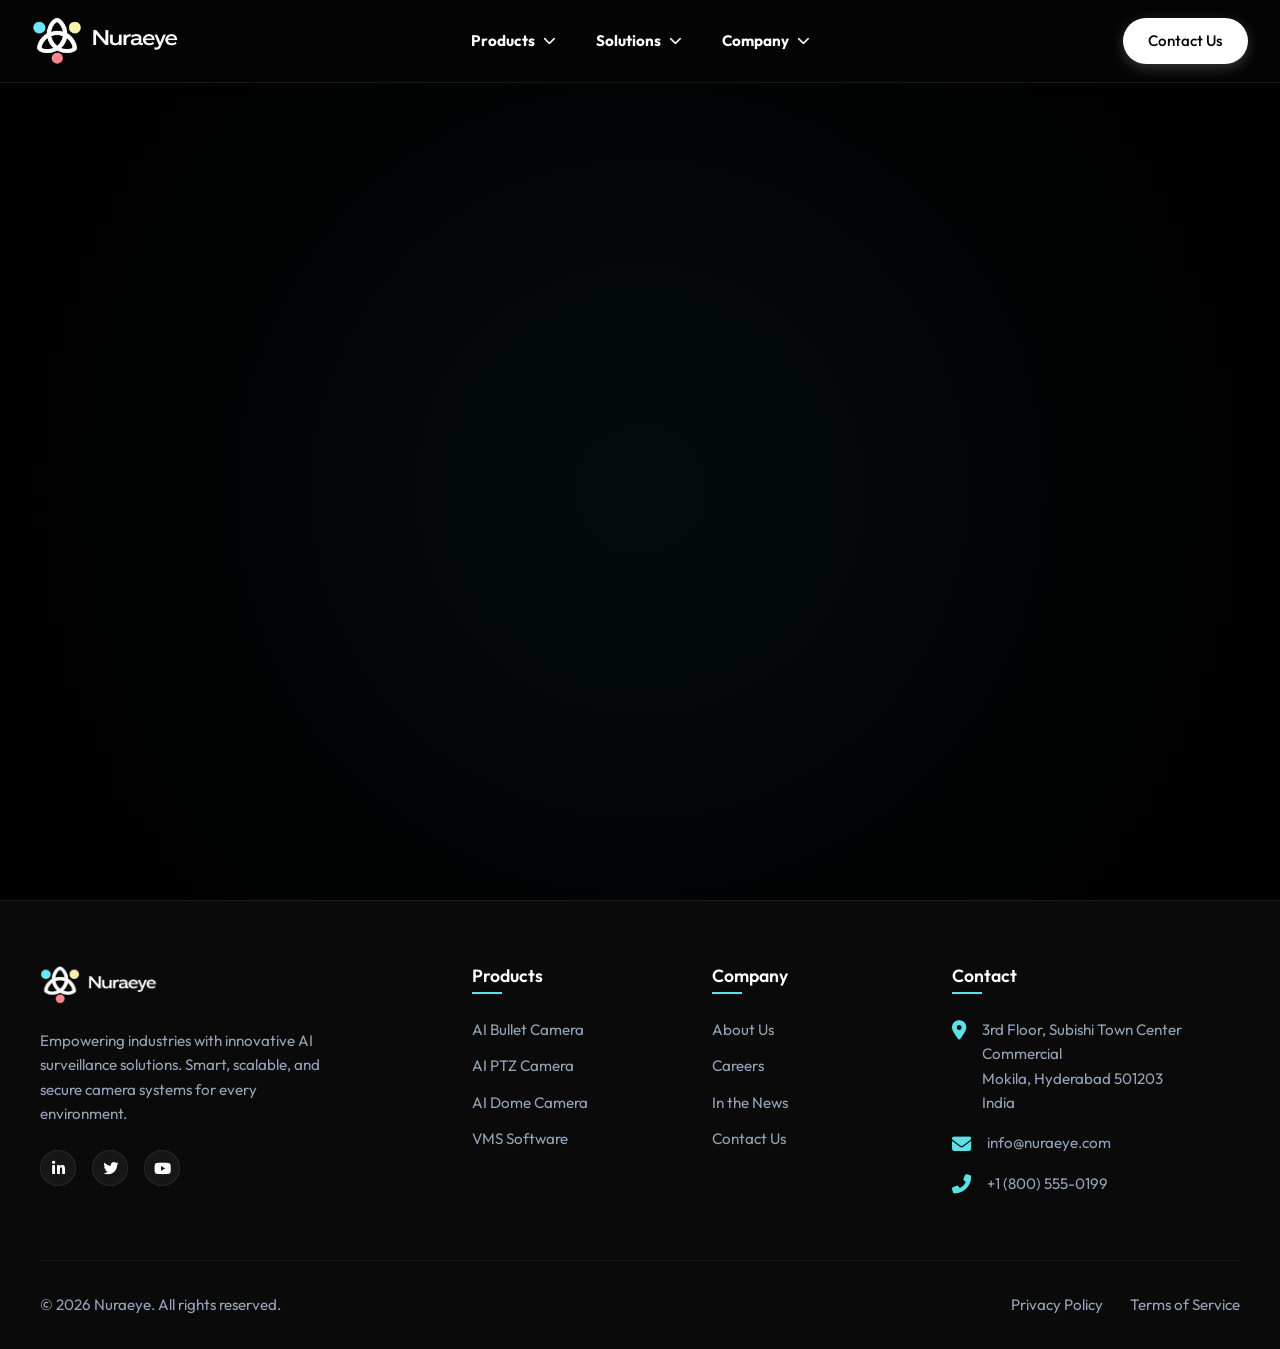
<file: index.html>
<!DOCTYPE html>
<html lang="en">

<head>
    <meta charset="UTF-8">
    <meta name="viewport" content="width=device-width, initial-scale=1.0">
    <title>Nuraeye | Innovative Solutions</title>

    <!-- Google Fonts: Outfit -->
    <link rel="preconnect" href="https://fonts.googleapis.com">
    <link rel="preconnect" href="https://fonts.gstatic.com" crossorigin>
    <link href="https://fonts.googleapis.com/css2?family=Outfit:wght@300;400;500;600;700&display=swap" rel="stylesheet">

    <!-- Font Awesome for mobile menu icon -->
    <link rel="stylesheet" href="https://cdnjs.cloudflare.com/ajax/libs/font-awesome/6.4.0/css/all.min.css">

    <!-- Custom CSS -->
    <link rel="stylesheet" href="index.css">
</head>

<body>

    <!-- Header Section -->
    <header class="navbar" id="navbar">
        <div class="navbar-container">

            <!-- Left: Logo -->
            <a href="#" class="logo">
                <img src="image.png" alt="Nuraeye Logo" class="logo-img">
            </a>

            <!-- Middle: Navigation Links -->
            <nav class="nav-links" id="nav-links">
                <div class="nav-item dropdown">
                    <span class="dropdown-trigger">Products <i class="fas fa-chevron-down"></i></span>
                    <div class="dropdown-menu">
                        <a href="products/ai-bullet-camera.html" class="dropdown-item">AI Bullet Camera</a>
                        <a href="products/ai-ptz-camera.html" class="dropdown-item">AI PTZ Camera</a>
                        <a href="products/ai-dome-camera.html" class="dropdown-item">AI Dome Camera</a>
                        <div class="dropdown-divider"></div>
                        <div class="dropdown-header">Software</div>
                        <a href="products/vms-software.html" class="dropdown-item">VMS Software</a>
                    </div>
                </div>
                <div class="nav-item dropdown">
                    <span class="dropdown-trigger">Solutions <i class="fas fa-chevron-down"></i></span>
                    <div class="dropdown-menu">
                        <div class="dropdown-item dropdown-submenu">
                            <span class="submenu-trigger">Industry Based <i class="fas fa-chevron-right"></i></span>
                            <div class="submenu-menu">
                                <a href="#solutions" class="dropdown-item">Gated Communities / Residential Societies</a>
                                <a href="#solutions" class="dropdown-item">Education</a>
                                <a href="#solutions" class="dropdown-item">Banking</a>
                                <a href="#solutions" class="dropdown-item">Healthcare</a>
                                <a href="#solutions" class="dropdown-item">Smart & Safe City </a>
                                <a href="#solutions" class="dropdown-item">Retail </a>
                                <a href="#solutions" class="dropdown-item">Manufacturing Warehouse </a>
                                <a href="#solutions" class="dropdown-item">Construction site</a>
                            </div>
                        </div>
                    </div>
                </div>
                <div class="nav-item dropdown">
                    <span class="dropdown-trigger">Company <i class="fas fa-chevron-down"></i></span>
                    <div class="dropdown-menu">
                        <a href="company/about.html" class="dropdown-item">About Us</a>
                        <a href="company/news.html" class="dropdown-item">In the News</a>
                        <a href="company/careers.html" class="dropdown-item">Careers</a>
                    </div>
                </div>
            </nav>

            <!-- Right: Contact Us Button & Mobile Toggle -->
            <div class="nav-actions">
                <a href="contact.html" class="btn btn-primary">Contact Us</a>
                <button class="mobile-menu-toggle" id="mobile-menu-toggle" aria-label="Toggle Menu">
                    <i class="fas fa-bars"></i>
                </button>
            </div>

        </div>
    </header>

    <!-- Main Content Placeholder -->
    <main>
        <section class="hero">
            <div class="hero-content">
                <div class="hero-media-full">
                    <div class="video-container-full">
                        <video id="main-hero-video" autoplay muted playsinline class="hero-video-full">
                            <source src="vedios/Video_Generation_Request_Fulfilled.mp4" type="video/mp4">
                            Your browser does not support the video tag.
                        </video>
                    </div>
                </div>
            </div>
            <!-- Decorative background elements -->
            <div class="glow glow-1"></div>
            <div class="glow glow-2"></div>
        </section>
    </main>

    <!-- Footer Section -->
    <footer class="footer">
        <div class="container">
            <div class="footer-top">

                <!-- 1. Brand -->
                <div class="footer-brand">
                    <a href="#" class="footer-logo">
                        <img src="image.png" alt="Nuraeye Logo">
                    </a>
                    <p class="footer-description">
                        Empowering industries with innovative AI surveillance solutions. Smart, scalable, and secure
                        camera systems for every environment.
                    </p>
                    <div class="footer-socials">
                        <a href="#" class="footer-social-link"><i class="fab fa-linkedin-in"></i></a>
                        <a href="#" class="footer-social-link"><i class="fab fa-twitter"></i></a>
                        <a href="#" class="footer-social-link"><i class="fab fa-youtube"></i></a>
                    </div>
                </div>

                <!-- 2. Products -->
                <div>
                    <h4 class="footer-title">Products</h4>
                    <ul class="footer-links">
                        <li><a href="products/ai-bullet-camera.html">AI Bullet Camera</a></li>
                        <li><a href="products/ai-ptz-camera.html">AI PTZ Camera</a></li>
                        <li><a href="products/ai-dome-camera.html">AI Dome Camera</a></li>
                        <li><a href="products/vms-software.html">VMS Software</a></li>
                    </ul>
                </div>

                <!-- 3. Company -->
                <div>
                    <h4 class="footer-title">Company</h4>
                    <ul class="footer-links">
                        <li><a href="company/about.html">About Us</a></li>
                        <li><a href="company/careers.html">Careers</a></li>
                        <li><a href="company/news.html">In the News</a></li>
                        <li><a href="contact.html">Contact Us</a></li>
                    </ul>
                </div>

                <!-- 4. Contact -->
                <div>
                    <h4 class="footer-title">Contact</h4>
                    <div class="footer-contact-item">
                        <i class="fas fa-map-marker-alt"></i>
                        <span>3rd Floor, Subishi Town Center Commercial<br>Mokila, Hyderabad 501203<br>India</span>
                    </div>
                    <div class="footer-contact-item">
                        <i class="fas fa-envelope"></i>
                        <span>info@nuraeye.com</span>
                    </div>
                    <div class="footer-contact-item">
                        <i class="fas fa-phone-alt"></i>
                        <span>+1 (800) 555-0199</span>
                    </div>
                </div>

            </div>

            <!-- Footer Bottom -->
            <div class="footer-bottom">
                <div class="footer-copyright">
                    &copy; 2026 Nuraeye. All rights reserved.
                </div>
                <div class="footer-legal">
                    <a href="#">Privacy Policy</a>
                    <a href="#">Terms of Service</a>
                </div>
            </div>
        </div>
    </footer>

    <!-- Custom JS -->
    <script src="script.js"></script>
</body>

</html>
</file>
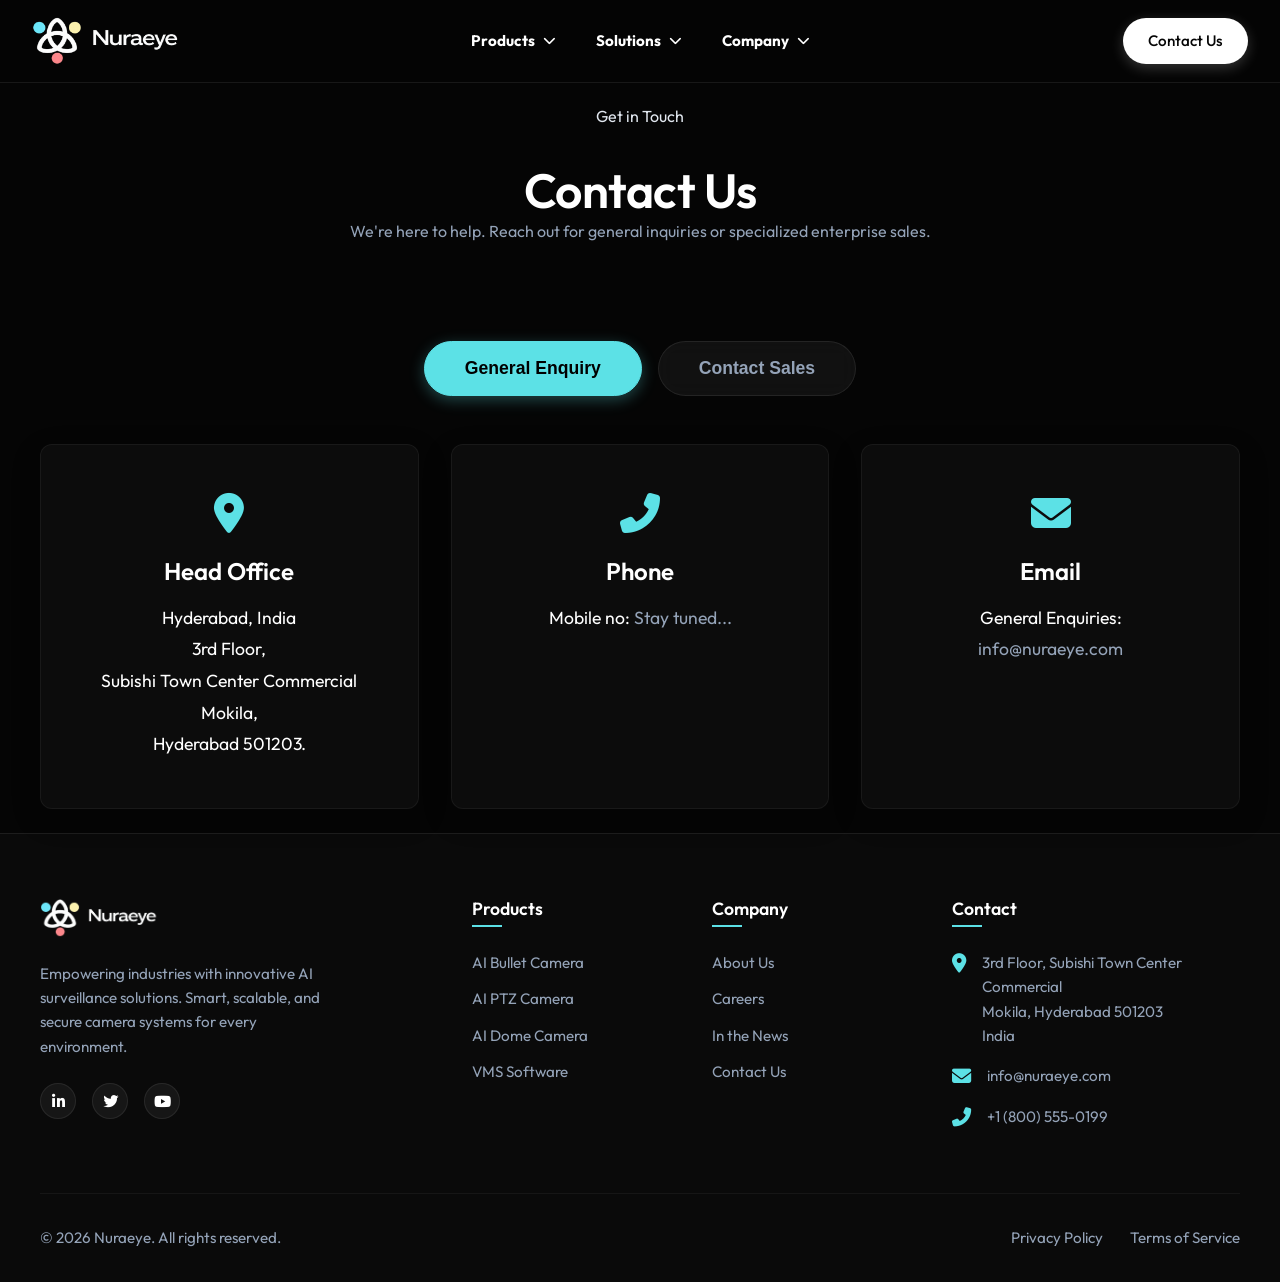
<file: contact.html>
<!DOCTYPE html>
<html lang="en">

<head>
    <meta charset="UTF-8">
    <meta name="viewport" content="width=device-width, initial-scale=1.0">
    <title>Contact Us | NuraEye Systems</title>

    <!-- Google Fonts: Outfit -->
    <link rel="preconnect" href="https://fonts.googleapis.com">
    <link rel="preconnect" href="https://fonts.gstatic.com" crossorigin>
    <link href="https://fonts.googleapis.com/css2?family=Outfit:wght@300;400;500;600;700&display=swap" rel="stylesheet">

    <!-- Font Awesome for mobile menu icon & other icons -->
    <link rel="stylesheet" href="https://cdnjs.cloudflare.com/ajax/libs/font-awesome/6.4.0/css/all.min.css">

    <!-- Custom CSS -->
    <link rel="stylesheet" href="index.css">
</head>

<body class="contact-page">

    <!-- Header Section -->
    <header class="navbar" id="navbar">
        <div class="navbar-container">

            <!-- Left: Logo -->
            <a href="index.html" class="logo">
                <img src="image.png" alt="Nuraeye Logo" class="logo-img">
            </a>

            <!-- Middle: Navigation Links -->
            <nav class="nav-links" id="nav-links">
                <div class="nav-item dropdown">
                    <span class="dropdown-trigger">Products <i class="fas fa-chevron-down"></i></span>
                    <div class="dropdown-menu">
                        <a href="products/ai-bullet-camera.html" class="dropdown-item">AI Bullet Camera</a>
                        <a href="products/ai-ptz-camera.html" class="dropdown-item">AI PTZ Camera</a>
                        <a href="products/ai-dome-camera.html" class="dropdown-item">AI Dome Camera</a>
                        <div class="dropdown-divider"></div>
                        <div class="dropdown-header">Software</div>
                        <a href="products/vms-software.html" class="dropdown-item">VMS Software</a>
                    </div>
                </div>
                <div class="nav-item dropdown">
                    <span class="dropdown-trigger">Solutions <i class="fas fa-chevron-down"></i></span>
                    <div class="dropdown-menu">
                        <div class="dropdown-item dropdown-submenu">
                            <span class="submenu-trigger">Industry Based <i class="fas fa-chevron-right"></i></span>
                            <div class="submenu-menu">
                                <a href="index.html#solutions" class="dropdown-item">Gated Communities / Residential
                                    Societies</a>
                                <a href="index.html#solutions" class="dropdown-item">Education</a>
                                <a href="index.html#solutions" class="dropdown-item">Banking</a>
                                <a href="index.html#solutions" class="dropdown-item">Healthcare</a>
                                <a href="index.html#solutions" class="dropdown-item">Smart & Safe City </a>
                                <a href="index.html#solutions" class="dropdown-item">Retail </a>
                                <a href="index.html#solutions" class="dropdown-item">Manufacturing Warehouse </a>
                                <a href="index.html#solutions" class="dropdown-item">Construction site</a>
                            </div>
                        </div>
                    </div>
                </div>
                <div class="nav-item dropdown">
                    <span class="dropdown-trigger">Company <i class="fas fa-chevron-down"></i></span>
                    <div class="dropdown-menu">
                        <a href="company/about.html" class="dropdown-item">About Us</a>
                        <a href="company/news.html" class="dropdown-item">In the News</a>
                        <a href="company/careers.html" class="dropdown-item">Careers</a>
                    </div>
                </div>
            </nav>

            <!-- Right: Contact Us Button & Mobile Toggle -->
            <div class="nav-actions">
                <a href="contact.html" class="btn btn-primary active">Contact Us</a>
                <button class="mobile-menu-toggle" id="mobile-menu-toggle" aria-label="Toggle Menu">
                    <i class="fas fa-bars"></i>
                </button>
            </div>

        </div>
    </header>

    <main style="padding-top: 80px;">
        <section class="section">
            <div class="container" style="max-width: 1200px;">
                <div class="section-header text-center">
                    <div class="badge" style="margin-bottom: 1rem;">Get in Touch</div>
                    <h1 class="section-title">Contact Us</h1>
                    <p style="color: var(--text-muted); margin-bottom: 3rem;">We're here to help. Reach out for general
                        inquiries or specialized enterprise sales.</p>
                </div>

                <div class="contact-tabs-container">
                    <button class="contact-tab-btn active" data-tab="tab-general">General Enquiry</button>
                    <button class="contact-tab-btn" data-tab="tab-sales">Contact Sales</button>
                </div>

                <!-- Tab 1: General Enquiry -->
                <div id="tab-general" class="contact-tab-content active">
                    <div style="display: flex; flex-wrap: wrap; justify-content: center; gap: 2rem;">
                        <!-- Address Block -->
                        <div
                            style="flex: 1; min-width: 300px; max-width: 500px; background: rgba(255, 255, 255, 0.03); border: 1px solid rgba(255, 255, 255, 0.05); padding: 3rem; border-radius: 12px; text-align: center; box-shadow: 0 10px 30px rgba(0, 0, 0, 0.2);">
                            <i class="fas fa-map-marker-alt"
                                style="font-size: 2.5rem; color: var(--logo-blue); margin-bottom: 1.5rem;"></i>
                            <h3 style="margin-bottom: 1rem; font-size: 1.5rem;">Head Office</h3>
                            <p style="color: var(--text-pure); line-height: 1.8; font-size: 1.1rem;">
                                Hyderabad, India<br>
                                3rd Floor,<br>
                                Subishi Town Center Commercial<br>
                                Mokila,<br>
                                Hyderabad 501203.
                            </p>
                        </div>

                        <!-- Contact Block -->
                        <div
                            style="flex: 1; min-width: 300px; max-width: 500px; background: rgba(255, 255, 255, 0.03); border: 1px solid rgba(255, 255, 255, 0.05); padding: 3rem; border-radius: 12px; text-align: center; box-shadow: 0 10px 30px rgba(0, 0, 0, 0.2);">
                            <i class="fas fa-phone-alt"
                                style="font-size: 2.5rem; color: var(--logo-blue); margin-bottom: 1.5rem;"></i>
                            <h3 style="margin-bottom: 1rem; font-size: 1.5rem;">Phone</h3>
                            <p style="color: var(--text-pure); line-height: 1.8; font-size: 1.1rem;">
                                Mobile no: <span style="color: var(--text-muted);">Stay tuned...</span>
                            </p>
                        </div>
                        <!-- Email Block -->
                        <div
                            style="flex: 1; min-width: 300px; max-width: 500px; background: rgba(255, 255, 255, 0.03); border: 1px solid rgba(255, 255, 255, 0.05); padding: 3rem; border-radius: 12px; text-align: center; box-shadow: 0 10px 30px rgba(0, 0, 0, 0.2);">
                            <i class="fas fa-envelope"
                                style="font-size: 2.5rem; color: var(--logo-blue); margin-bottom: 1.5rem;"></i>
                            <h3 style="margin-bottom: 1rem; font-size: 1.5rem;">Email</h3>
                            <p style="color: var(--text-pure); line-height: 1.8; font-size: 1.1rem;">
                                General Enquiries: <span style="color: var(--text-muted);">info@nuraeye.com</span>
                            </p>
                        </div>
                    </div>
                </div>

                <!-- Tab 2: Contact Sales Form -->
                <div id="tab-sales" class="contact-tab-content">
                    <div class="glass-panel"
                        style="padding: 3rem; border-radius: 12px; box-shadow: 0 10px 30px rgba(0, 0, 0, 0.3); max-width: 800px; margin: 0 auto; text-align: left;">
                        <h2
                            style="font-size: 2rem; color: var(--text-pure); margin-bottom: 0.5rem; text-align: center;">
                            Contact Sales</h2>
                        <p style="color: var(--text-muted); margin-bottom: 2.5rem; text-align: center;">Fill out the
                            form below and our sales team will respond promptly.</p>

                        <form id="sales-form">
                            <!-- User Type -->
                            <div class="form-group">
                                <label class="form-label">User Type *</label>
                                <div class="radio-group">
                                    <label class="radio-label">
                                        <input type="radio" name="user_type" value="business" checked> Business
                                    </label>
                                    <label class="radio-label">
                                        <input type="radio" name="user_type" value="personal"> Personal
                                    </label>
                                </div>
                            </div>

                            <h3 class="form-section-title">What can we help you with?</h3>

                            <div class="form-group">
                                <label class="form-label" for="camera_count">Number of cameras needed <span
                                        style="color: red;">*</span></label>
                                <select class="form-control" id="camera_count" name="camera_count" required>
                                    <option value="" disabled selected>Please Select...</option>
                                    <option value="1-10">1 - 10</option>
                                    <option value="11-50">11 - 50</option>
                                    <option value="51-200">51 - 200</option>
                                    <option value="200+">200+</option>
                                </select>
                            </div>

                            <div class="form-group">
                                <label class="form-label" for="message">Message <span
                                        style="color: red;">*</span></label>
                                <textarea class="form-control" id="message" name="message"
                                    placeholder="Please describe your requirements..." maxlength="200"
                                    required></textarea>
                                <div style="text-align: right; font-size: 0.8rem; color: var(--text-muted); margin-top: 0.25rem;"
                                    id="message-counter">0/200</div>
                            </div>

                            <h3 class="form-section-title">How can we reach you?</h3>

                            <div class="form-row form-row-mb">
                                <div class="form-group">
                                    <label class="form-label" for="first_name">First Name <span
                                            style="color: red;">*</span></label>
                                    <input type="text" class="form-control" id="first_name" name="first_name" required>
                                </div>
                                <div class="form-group">
                                    <label class="form-label" for="last_name">Last Name <span
                                            style="color: red;">*</span></label>
                                    <input type="text" class="form-control" id="last_name" name="last_name" required>
                                </div>
                            </div>

                            <div class="form-row form-row-mb">
                                <div class="form-group">
                                    <label class="form-label" for="email">Email <span
                                            style="color: red;">*</span></label>
                                    <input type="email" class="form-control" id="email" name="email" required>
                                </div>
                                <div class="form-group">
                                    <label class="form-label" for="phone">Phone <span
                                            style="color: red;">*</span></label>
                                    <div style="display: flex;">
                                        <select class="form-control"
                                            style="width: 80px; border-top-right-radius: 0; border-bottom-right-radius: 0; border-right: none;">
                                            <option value="+91">+91</option>
                                            <option value="+1">+1</option>
                                            <option value="+44">+44</option>
                                        </select>
                                        <input type="tel" class="form-control" id="phone" name="phone"
                                            style="border-top-left-radius: 0; border-bottom-left-radius: 0;" required>
                                    </div>
                                </div>
                            </div>

                            <div id="company-details-section">
                                <h3 class="form-section-title">Company Details</h3>

                                <div class="form-group">
                                    <label class="form-label" for="company_name">Company Name <span
                                            style="color: red;">*</span></label>
                                    <input type="text" class="form-control" id="company_name" name="company_name"
                                        required>
                                </div>

                                <div class="form-row form-row-mb">
                                    <div class="form-group">
                                        <label class="form-label" for="business_role">Business Type/Role</label>
                                        <select class="form-control" id="business_role" name="business_role">
                                            <option value="" disabled selected>Please Select...</option>
                                            <option value="distributor">Distributor</option>
                                            <option value="installer">Installer / System Integrator</option>
                                            <option value="consultant">Consultant</option>
                                            <option value="enduser">End User</option>
                                            <option value="other">Other</option>
                                        </select>
                                    </div>
                                    <div class="form-group">
                                        <label class="form-label" for="industry">Industry</label>
                                        <select class="form-control" id="industry" name="industry">
                                            <option value="" disabled selected>Please select your industry.</option>
                                            <option value="retail">Retail</option>
                                            <option value="commercial">Commercial Real Estate</option>
                                            <option value="education">Education</option>
                                            <option value="healthcare">Healthcare</option>
                                            <option value="other">Other</option>
                                        </select>
                                    </div>
                                </div>

                                <div class="form-group">
                                    <label class="form-label" for="job_title">Job Title</label>
                                    <input type="text" class="form-control" id="job_title" name="job_title">
                                </div>
                            </div>

                            <div class="form-row form-row-mb">
                                <div class="form-group">
                                    <label class="form-label" for="country">Country/Region</label>
                                    <select class="form-control" id="country" name="country">
                                        <option value="India" selected>India</option>
                                        <option value="USA">United States</option>
                                        <option value="UK">United Kingdom</option>
                                    </select>
                                </div>
                                <div class="form-group">
                                    <label class="form-label" for="state">Province/State</label>
                                    <input type="text" class="form-control" id="state" name="state"
                                        placeholder="e.g. Telangana">
                                </div>
                            </div>

                            <div class="form-row form-row-mb">
                                <div class="form-group">
                                    <label class="form-label" for="city">City</label>
                                    <input type="text" class="form-control" id="city" name="city">
                                </div>
                                <div class="form-group">
                                    <label class="form-label" for="postcode">Postcode</label>
                                    <input type="text" class="form-control" id="postcode" name="postcode">
                                </div>
                            </div>

                            <div style="margin-top: 3rem;">
                                <label class="checkbox-label">
                                    <input type="checkbox" name="subscribe">
                                    <span>Yes, I would like to subscribe to newsletters and be informed of new products,
                                        services and surveys from NuraEye. I understand that I can unsubscribe at any
                                        time.</span>
                                </label>

                                <label class="checkbox-label">
                                    <input type="checkbox" name="privacy" required>
                                    <span>By submitting this form, I confirm that I have read and agreed to the <a
                                            href="#"
                                            style="color: var(--logo-blue); text-decoration: underline;">privacy
                                            policy</a>. <span style="color: red;">*</span></span>
                                </label>
                            </div>

                            <div style="margin-top: 2rem; text-align: center;">
                                <button type="submit" class="btn btn-primary btn-lg"
                                    style="width: 100%; max-width: 250px;">Submit</button>
                            </div>

                        </form>
                    </div>
                </div>
            </div>
        </section>
    </main>

    <!-- Footer Section -->
    <footer class="footer">
        <div class="container">
            <div class="footer-top">

                <!-- 1. Brand -->
                <div class="footer-brand">
                    <a href="#" class="footer-logo">
                        <img src="image.png" alt="Nuraeye Logo">
                    </a>
                    <p class="footer-description">
                        Empowering industries with innovative AI surveillance solutions. Smart, scalable, and secure
                        camera systems for every environment.
                    </p>
                    <div class="footer-socials">
                        <a href="#" class="footer-social-link"><i class="fab fa-linkedin-in"></i></a>
                        <a href="#" class="footer-social-link"><i class="fab fa-twitter"></i></a>
                        <a href="#" class="footer-social-link"><i class="fab fa-youtube"></i></a>
                    </div>
                </div>

                <!-- 2. Products -->
                <div>
                    <h4 class="footer-title">Products</h4>
                    <ul class="footer-links">
                        <li><a href="products/ai-bullet-camera.html">AI Bullet Camera</a></li>
                        <li><a href="products/ai-ptz-camera.html">AI PTZ Camera</a></li>
                        <li><a href="products/ai-dome-camera.html">AI Dome Camera</a></li>
                        <li><a href="products/vms-software.html">VMS Software</a></li>
                    </ul>
                </div>

                <!-- 3. Company -->
                <div>
                    <h4 class="footer-title">Company</h4>
                    <ul class="footer-links">
                        <li><a href="company/about.html">About Us</a></li>
                        <li><a href="company/careers.html">Careers</a></li>
                        <li><a href="company/news.html">In the News</a></li>
                        <li><a href="contact.html">Contact Us</a></li>
                    </ul>
                </div>

                <!-- 4. Contact -->
                <div>
                    <h4 class="footer-title">Contact</h4>
                    <div class="footer-contact-item">
                        <i class="fas fa-map-marker-alt"></i>
                        <span>3rd Floor, Subishi Town Center Commercial<br>Mokila, Hyderabad 501203<br>India</span>
                    </div>
                    <div class="footer-contact-item">
                        <i class="fas fa-envelope"></i>
                        <span>info@nuraeye.com</span>
                    </div>
                    <div class="footer-contact-item">
                        <i class="fas fa-phone-alt"></i>
                        <span>+1 (800) 555-0199</span>
                    </div>
                </div>

            </div>

            <!-- Footer Bottom -->
            <div class="footer-bottom">
                <div class="footer-copyright">
                    &copy; 2026 Nuraeye. All rights reserved.
                </div>
                <div class="footer-legal">
                    <a href="#">Privacy Policy</a>
                    <a href="#">Terms of Service</a>
                </div>
            </div>
        </div>
    </footer>


    <!-- Custom JS -->
    <script src="script.js"></script>
</body>

</html>
</file>
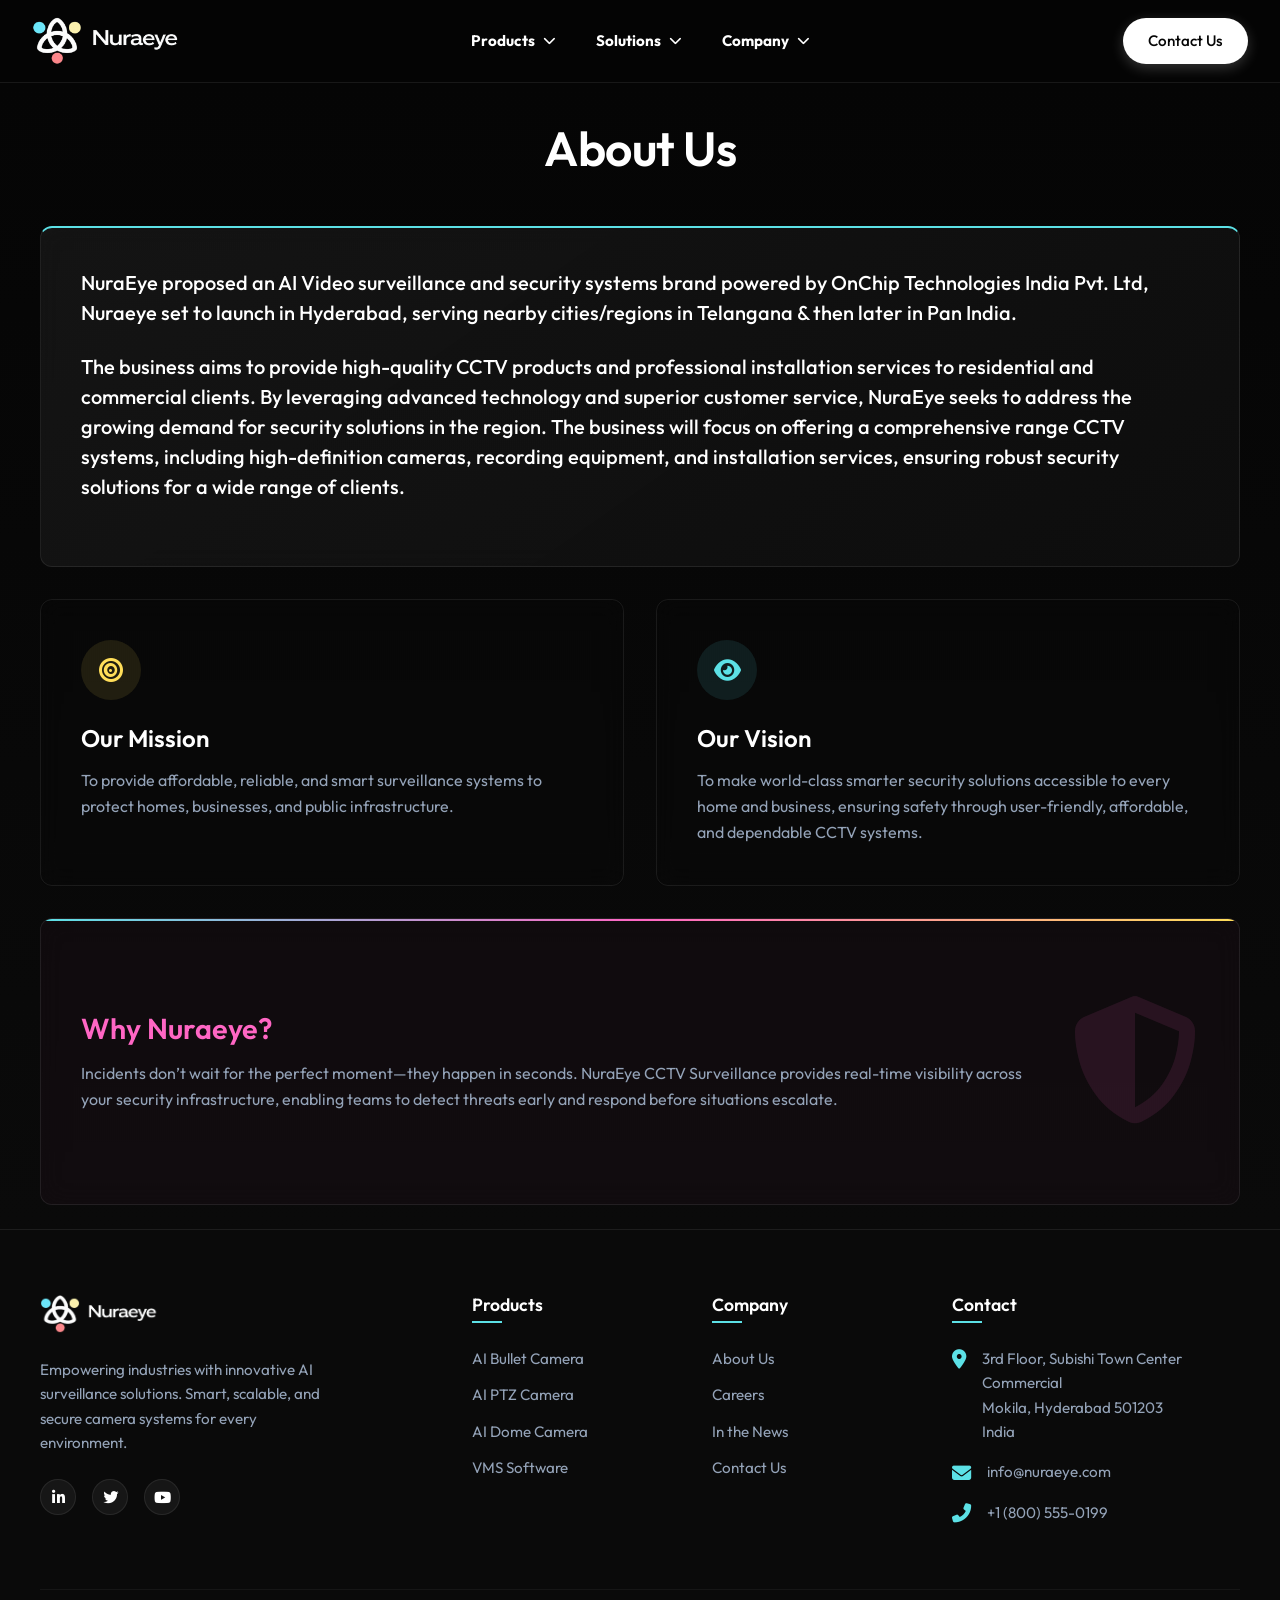
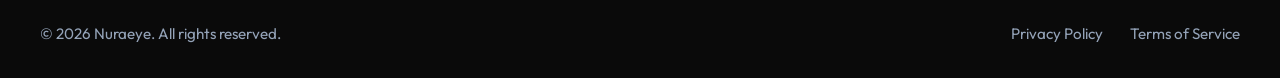
<file: company/about.html>
<!DOCTYPE html>
<html lang="en">

<head>
    <meta charset="UTF-8">
    <meta name="viewport" content="width=device-width, initial-scale=1.0">
    <title>About Us | NuraEye Systems</title>

    <!-- Google Fonts: Outfit -->
    <link rel="preconnect" href="https://fonts.googleapis.com">
    <link rel="preconnect" href="https://fonts.gstatic.com" crossorigin>
    <link href="https://fonts.googleapis.com/css2?family=Outfit:wght@300;400;500;600;700&display=swap" rel="stylesheet">

    <!-- Font Awesome for mobile menu icon & other icons -->
    <link rel="stylesheet" href="https://cdnjs.cloudflare.com/ajax/libs/font-awesome/6.4.0/css/all.min.css">

    <!-- Custom CSS -->
    <link rel="stylesheet" href="../index.css">
</head>

<body class="about-page">

    <!-- Header Section -->
    <header class="navbar" id="navbar">
        <div class="navbar-container">

            <!-- Left: Logo -->
            <a href="../index.html" class="logo">
                <img src="../image.png" alt="Nuraeye Logo" class="logo-img">
            </a>

            <!-- Middle: Navigation Links -->
            <nav class="nav-links" id="nav-links">
                <div class="nav-item dropdown">
                    <span class="dropdown-trigger">Products <i class="fas fa-chevron-down"></i></span>
                    <div class="dropdown-menu">
                        <a href="../products/ai-bullet-camera.html" class="dropdown-item">AI Bullet Camera</a>
                        <a href="../products/ai-ptz-camera.html" class="dropdown-item">AI PTZ Camera</a>
                        <a href="../products/ai-dome-camera.html" class="dropdown-item">AI Dome Camera</a>
                        <div class="dropdown-divider"></div>
                        <div class="dropdown-header">Software</div>
                        <a href="../products/vms-software.html" class="dropdown-item">VMS Software</a>
                    </div>
                </div>
                <div class="nav-item dropdown">
                    <span class="dropdown-trigger">Solutions <i class="fas fa-chevron-down"></i></span>
                    <div class="dropdown-menu">
                        <div class="dropdown-item dropdown-submenu">
                            <span class="submenu-trigger">Industry Based <i class="fas fa-chevron-right"></i></span>
                            <div class="submenu-menu">
                                <a href="../index.html#solutions" class="dropdown-item">Gated Communities / Residential
                                    Societies</a>
                                <a href="../index.html#solutions" class="dropdown-item">Education</a>
                                <a href="../index.html#solutions" class="dropdown-item">Banking</a>
                                <a href="../index.html#solutions" class="dropdown-item">Healthcare</a>
                                <a href="../index.html#solutions" class="dropdown-item">Smart & Safe City </a>
                                <a href="../index.html#solutions" class="dropdown-item">Retail </a>
                                <a href="../index.html#solutions" class="dropdown-item">Manufacturing Warehouse </a>
                                <a href="../index.html#solutions" class="dropdown-item">Construction site</a>
                            </div>
                        </div>
                    </div>
                </div>
                <div class="nav-item dropdown">
                    <span class="dropdown-trigger active">Company <i class="fas fa-chevron-down"></i></span>
                    <div class="dropdown-menu">
                        <a href="about.html" class="dropdown-item">About Us</a>
                        <a href="news.html" class="dropdown-item">In the News</a>
                        <a href="careers.html" class="dropdown-item">Careers</a>
                    </div>
                </div>
            </nav>

            <!-- Right: Contact Us Button & Mobile Toggle -->
            <div class="nav-actions">
                <a href="../contact.html" class="btn btn-primary">Contact Us</a>
                <button class="mobile-menu-toggle" id="mobile-menu-toggle" aria-label="Toggle Menu">
                    <i class="fas fa-bars"></i>
                </button>
            </div>

        </div>
    </header>

    <main style="padding-top: 80px;"> <!-- Push down to avoid header overlap -->
        <section id="about" class="section about-section">
            <div class="container">
                <div class="section-header text-center">
                    <h1 class="section-title">About Us</h1>
                </div>

                <div class="about-grid">
                    <!-- Main About Content -->
                    <div class="about-main-card glass-panel">
                        <p class="about-lead">NuraEye proposed an AI Video surveillance and security systems brand
                            powered by OnChip Technologies India Pvt. Ltd, Nuraeye set to launch in Hyderabad, serving
                            nearby cities/regions in Telangana & then later in Pan India.</p>
                        <p class="about-lead">The business aims to provide high-quality CCTV products and professional
                            installation services to residential and commercial clients. By leveraging advanced
                            technology and superior customer service, NuraEye seeks to address the growing demand for
                            security solutions in the region. The business will focus on offering a comprehensive range
                            CCTV systems, including high-definition cameras, recording equipment, and installation
                            services, ensuring robust security solutions for a wide range of clients.</p>
                    </div>

                    <!-- Mission & Vision Cards -->
                    <div class="mission-vision-grid">
                        <div class="mv-card glass-panel">
                            <div class="mv-icon"><i class="fas fa-bullseye"></i></div>
                            <h3>Our Mission</h3>
                            <p>To provide affordable, reliable, and smart surveillance systems to protect homes,
                                businesses, and public infrastructure.</p>
                        </div>
                        <div class="mv-card glass-panel">
                            <div class="mv-icon"><i class="fas fa-eye"></i></div>
                            <h3>Our Vision</h3>
                            <p>To make world-class smarter security solutions accessible to every home and business,
                                ensuring safety through user-friendly, affordable, and dependable CCTV systems.</p>
                        </div>
                    </div>

                    <!-- Why Nuraeye -->
                    <div class="why-nuraeye glass-panel highlight-border">
                        <div class="why-content">
                            <h3>Why Nuraeye?</h3>
                            <p>Incidents don’t wait for the perfect moment—they happen in seconds. NuraEye CCTV
                                Surveillance provides real-time visibility across your security infrastructure, enabling
                                teams to detect threats early and respond before situations escalate.</p>
                        </div>
                        <div class="why-graphic">
                            <i class="fas fa-shield-alt shield-icon"></i>
                        </div>
                    </div>
                </div>
            </div>
        </section>
    </main>

    <!-- Footer Section -->
    <footer class="footer">
        <div class="container">
            <div class="footer-top">

                <!-- 1. Brand -->
                <div class="footer-brand">
                    <a href="#" class="footer-logo">
                        <img src="../image.png" alt="Nuraeye Logo">
                    </a>
                    <p class="footer-description">
                        Empowering industries with innovative AI surveillance solutions. Smart, scalable, and secure
                        camera systems for every environment.
                    </p>
                    <div class="footer-socials">
                        <a href="#" class="footer-social-link"><i class="fab fa-linkedin-in"></i></a>
                        <a href="#" class="footer-social-link"><i class="fab fa-twitter"></i></a>
                        <a href="#" class="footer-social-link"><i class="fab fa-youtube"></i></a>
                    </div>
                </div>

                <!-- 2. Products -->
                <div>
                    <h4 class="footer-title">Products</h4>
                    <ul class="footer-links">
                        <li><a href="../products/ai-bullet-camera.html">AI Bullet Camera</a></li>
                        <li><a href="../products/ai-ptz-camera.html">AI PTZ Camera</a></li>
                        <li><a href="../products/ai-dome-camera.html">AI Dome Camera</a></li>
                        <li><a href="../products/vms-software.html">VMS Software</a></li>
                    </ul>
                </div>

                <!-- 3. Company -->
                <div>
                    <h4 class="footer-title">Company</h4>
                    <ul class="footer-links">
                        <li><a href="about.html">About Us</a></li>
                        <li><a href="careers.html">Careers</a></li>
                        <li><a href="news.html">In the News</a></li>
                        <li><a href="../contact.html">Contact Us</a></li>
                    </ul>
                </div>

                <!-- 4. Contact -->
                <div>
                    <h4 class="footer-title">Contact</h4>
                    <div class="footer-contact-item">
                        <i class="fas fa-map-marker-alt"></i>
                        <span>3rd Floor, Subishi Town Center Commercial<br>Mokila, Hyderabad 501203<br>India</span>
                    </div>
                    <div class="footer-contact-item">
                        <i class="fas fa-envelope"></i>
                        <span>info@nuraeye.com</span>
                    </div>
                    <div class="footer-contact-item">
                        <i class="fas fa-phone-alt"></i>
                        <span>+1 (800) 555-0199</span>
                    </div>
                </div>

            </div>

            <!-- Footer Bottom -->
            <div class="footer-bottom">
                <div class="footer-copyright">
                    &copy; 2026 Nuraeye. All rights reserved.
                </div>
                <div class="footer-legal">
                    <a href="#">Privacy Policy</a>
                    <a href="#">Terms of Service</a>
                </div>
            </div>
        </div>
    </footer>

    <!-- Custom JS -->
    <script src="../script.js"></script>
</body>

</html>
</file>
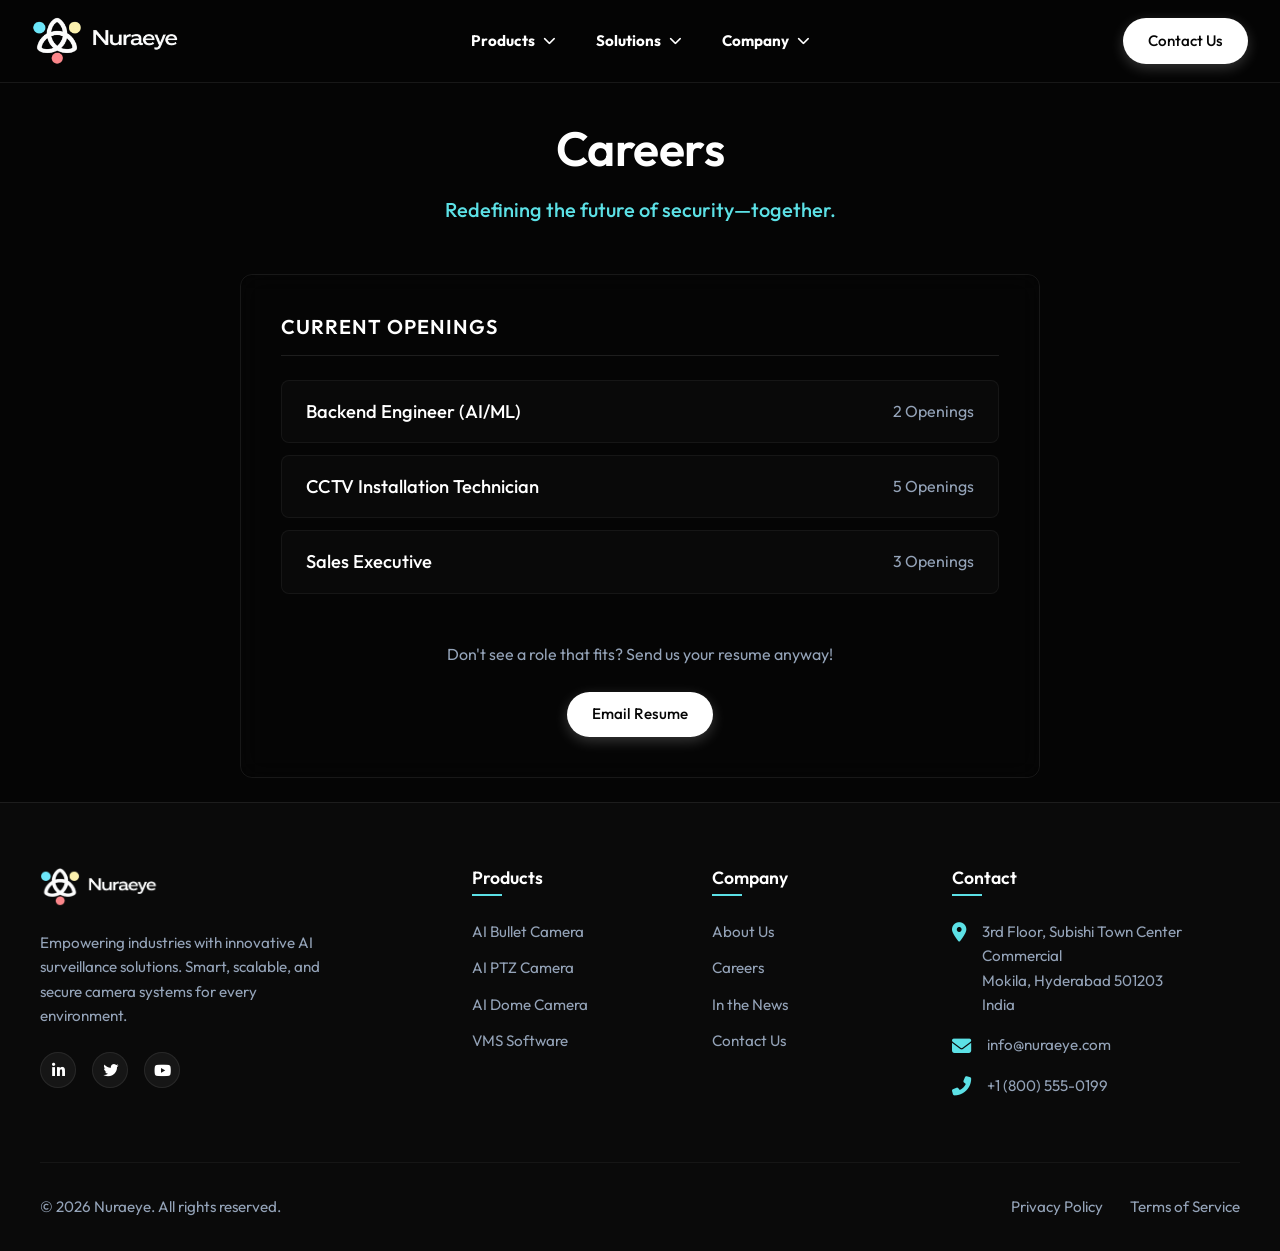
<file: company/careers.html>
<!DOCTYPE html>
<html lang="en">

<head>
    <meta charset="UTF-8">
    <meta name="viewport" content="width=device-width, initial-scale=1.0">
    <title>Careers | NuraEye Systems</title>

    <!-- Google Fonts: Outfit -->
    <link rel="preconnect" href="https://fonts.googleapis.com">
    <link rel="preconnect" href="https://fonts.gstatic.com" crossorigin>
    <link href="https://fonts.googleapis.com/css2?family=Outfit:wght@300;400;500;600;700&display=swap" rel="stylesheet">

    <!-- Font Awesome for mobile menu icon & other icons -->
    <link rel="stylesheet" href="https://cdnjs.cloudflare.com/ajax/libs/font-awesome/6.4.0/css/all.min.css">

    <!-- Custom CSS -->
    <link rel="stylesheet" href="../index.css">
</head>

<body class="careers-page">

    <!-- Header Section -->
    <header class="navbar" id="navbar">
        <div class="navbar-container">

            <!-- Left: Logo -->
            <a href="../index.html" class="logo">
                <img src="../image.png" alt="Nuraeye Logo" class="logo-img">
            </a>

            <!-- Middle: Navigation Links -->
            <nav class="nav-links" id="nav-links">
                <div class="nav-item dropdown">
                    <span class="dropdown-trigger">Products <i class="fas fa-chevron-down"></i></span>
                    <div class="dropdown-menu">
                        <a href="../../products/ai-bullet-camera.html" class="dropdown-item">AI Bullet Camera</a>
                        <a href="../../products/ai-ptz-camera.html" class="dropdown-item">AI PTZ Camera</a>
                        <a href="../../products/ai-dome-camera.html" class="dropdown-item">AI Dome Camera</a>
                        <div class="dropdown-divider"></div>
                        <div class="dropdown-header">Software</div>
                        <a href="../../products/vms-software.html" class="dropdown-item">VMS Software</a>
                    </div>
                </div>
                <div class="nav-item dropdown">
                    <span class="dropdown-trigger">Solutions <i class="fas fa-chevron-down"></i></span>
                    <div class="dropdown-menu">
                        <div class="dropdown-item dropdown-submenu">
                            <span class="submenu-trigger">Industry Based <i class="fas fa-chevron-right"></i></span>
                            <div class="submenu-menu">
                                <a href="../../index.html#solutions" class="dropdown-item">Gated Communities /
                                    Residential Societies</a>
                                <a href="../../index.html#solutions" class="dropdown-item">Education</a>
                                <a href="../../index.html#solutions" class="dropdown-item">Banking</a>
                                <a href="../../index.html#solutions" class="dropdown-item">Healthcare</a>
                                <a href="../../index.html#solutions" class="dropdown-item">Smart & Safe City </a>
                                <a href="../../index.html#solutions" class="dropdown-item">Retail </a>
                                <a href="../../index.html#solutions" class="dropdown-item">Manufacturing Warehouse </a>
                                <a href="../../index.html#solutions" class="dropdown-item">Construction site</a>
                            </div>
                        </div>
                    </div>
                </div>
                <div class="nav-item dropdown">
                    <span class="dropdown-trigger active">Company <i class="fas fa-chevron-down"></i></span>
                    <div class="dropdown-menu">
                        <a href="about.html" class="dropdown-item">About Us</a>
                        <a href="news.html" class="dropdown-item">In the News</a>
                        <a href="careers.html" class="dropdown-item">Careers</a>
                    </div>
                </div>
            </nav>

            <!-- Right: Contact Us Button & Mobile Toggle -->
            <div class="nav-actions">
                <a href="../contact.html" class="btn btn-primary">Contact Us</a>
                <button class="mobile-menu-toggle" id="mobile-menu-toggle" aria-label="Toggle Menu">
                    <i class="fas fa-bars"></i>
                </button>
            </div>

        </div>
    </header>

    <main style="padding-top: 80px;">
        <section class="section">
            <div class="container" style="max-width: 800px;">
                <div class="section-header text-center">

                    <h1 class="section-title">Careers</h1>
                    <p style="color: var(--logo-blue); font-size: 1.25rem; font-weight: 500; margin-top: 1rem;">
                        Redefining the future of security—together.</p>
                </div>

                <!-- Careers -->
                <div class="careers-section glass-panel">
                    <h4
                        style="font-size: 1.25rem; margin-bottom: 1.5rem; color: var(--text-pure); border-bottom: 1px solid rgba(255,255,255,0.1); padding-bottom: 1rem;">
                        Current Openings</h4>
                    <ul class="jobs-list">
                        <li class="job-item">
                            <span class="job-role" style="font-size: 1.15rem;">Backend Engineer (AI/ML)</span>
                            <span class="job-openings badge">2 Openings</span>
                        </li>
                        <li class="job-item">
                            <span class="job-role" style="font-size: 1.15rem;">CCTV Installation Technician</span>
                            <span class="job-openings badge">5 Openings</span>
                        </li>
                        <li class="job-item">
                            <span class="job-role" style="font-size: 1.15rem;">Sales Executive</span>
                            <span class="job-openings badge">3 Openings</span>
                        </li>
                    </ul>

                    <div style="margin-top: 3rem; text-align: center;">
                        <p style="color: var(--text-muted); margin-bottom: 1.5rem;">Don't see a role that fits? Send us
                            your resume anyway!</p>
                        <a href="mailto:careers@nuraeye.com" class="btn btn-primary">Email Resume</a>
                    </div>
                </div>

            </div>
        </section>
    </main>

    <!-- Footer Section -->
    <footer class="footer">
        <div class="container">
            <div class="footer-top">

                <!-- 1. Brand -->
                <div class="footer-brand">
                    <a href="#" class="footer-logo">
                        <img src="../../image.png" alt="Nuraeye Logo">
                    </a>
                    <p class="footer-description">
                        Empowering industries with innovative AI surveillance solutions. Smart, scalable, and secure
                        camera systems for every environment.
                    </p>
                    <div class="footer-socials">
                        <a href="#" class="footer-social-link"><i class="fab fa-linkedin-in"></i></a>
                        <a href="#" class="footer-social-link"><i class="fab fa-twitter"></i></a>
                        <a href="#" class="footer-social-link"><i class="fab fa-youtube"></i></a>
                    </div>
                </div>

                <!-- 2. Products -->
                <div>
                    <h4 class="footer-title">Products</h4>
                    <ul class="footer-links">
                        <li><a href="../../products/ai-bullet-camera.html">AI Bullet Camera</a></li>
                        <li><a href="../../products/ai-ptz-camera.html">AI PTZ Camera</a></li>
                        <li><a href="../../products/ai-dome-camera.html">AI Dome Camera</a></li>
                        <li><a href="../../products/vms-software.html">VMS Software</a></li>
                    </ul>
                </div>

                <!-- 3. Company -->
                <div>
                    <h4 class="footer-title">Company</h4>
                    <ul class="footer-links">
                        <li><a href="../about.html">About Us</a></li>
                        <li><a href="careers.html">Careers</a></li>
                        <li><a href="../news.html">In the News</a></li>
                        <li><a href="../../contact.html">Contact Us</a></li>
                    </ul>
                </div>

                <!-- 4. Contact -->
                <div>
                    <h4 class="footer-title">Contact</h4>
                    <div class="footer-contact-item">
                        <i class="fas fa-map-marker-alt"></i>
                        <span>3rd Floor, Subishi Town Center Commercial<br>Mokila, Hyderabad 501203<br>India</span>
                    </div>
                    <div class="footer-contact-item">
                        <i class="fas fa-envelope"></i>
                        <span>info@nuraeye.com</span>
                    </div>
                    <div class="footer-contact-item">
                        <i class="fas fa-phone-alt"></i>
                        <span>+1 (800) 555-0199</span>
                    </div>
                </div>

            </div>

            <!-- Footer Bottom -->
            <div class="footer-bottom">
                <div class="footer-copyright">
                    &copy; 2026 Nuraeye. All rights reserved.
                </div>
                <div class="footer-legal">
                    <a href="#">Privacy Policy</a>
                    <a href="#">Terms of Service</a>
                </div>
            </div>
        </div>
    </footer>

    <!-- Custom JS -->
    <script src="../script.js"></script>
</body>

</html>
</file>
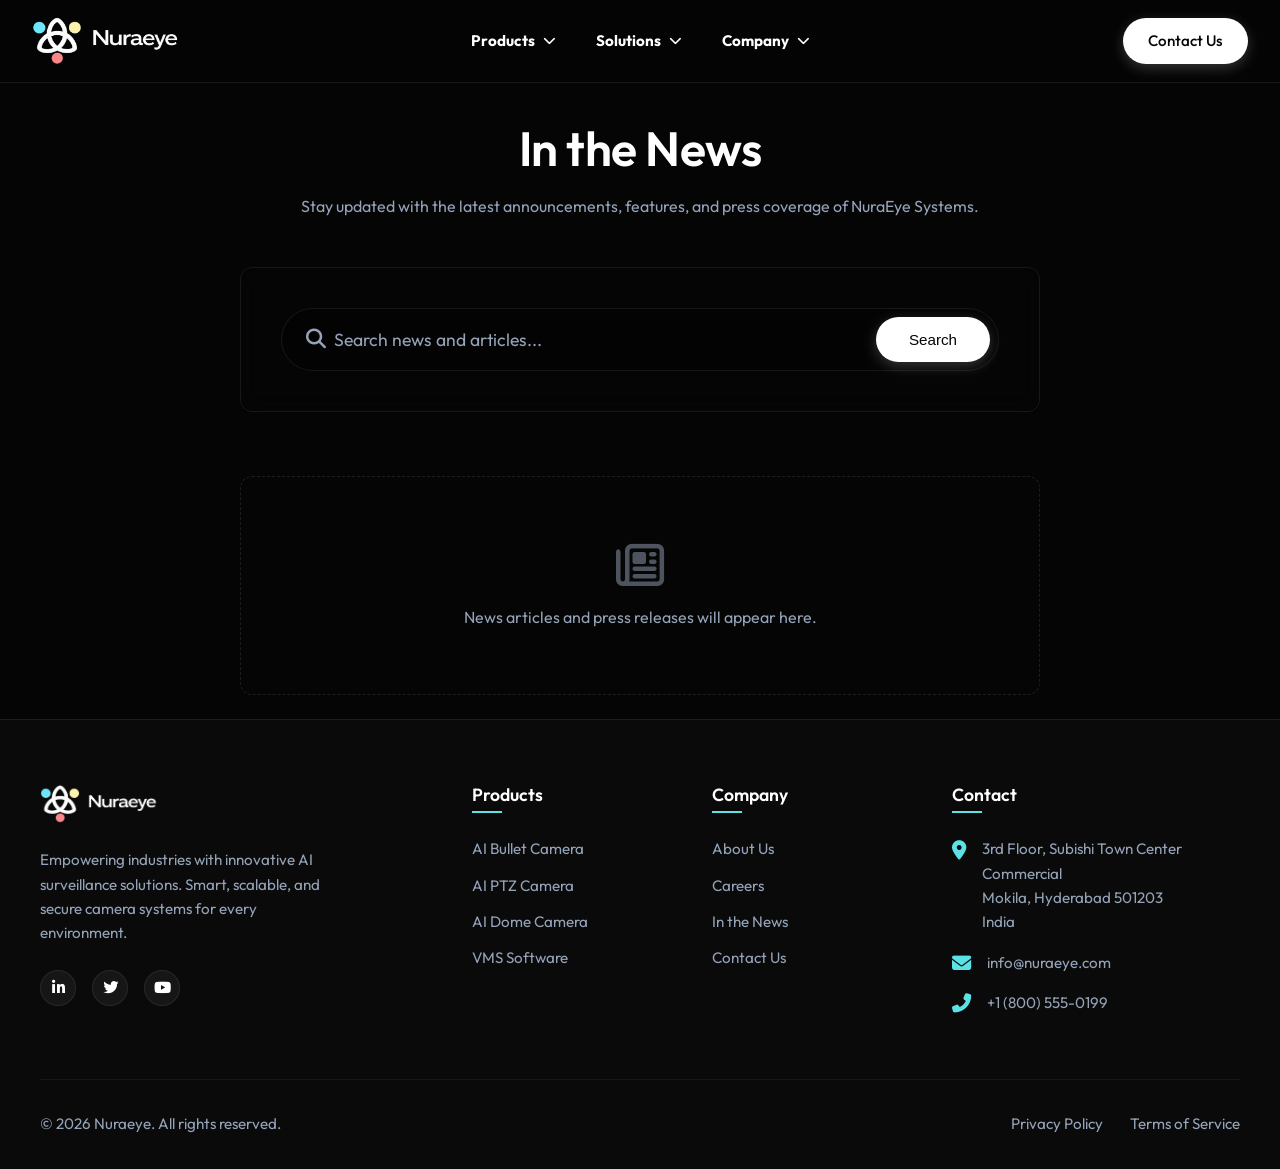
<file: company/news.html>
<!DOCTYPE html>
<html lang="en">

<head>
    <meta charset="UTF-8">
    <meta name="viewport" content="width=device-width, initial-scale=1.0">
    <title>In the News | NuraEye Systems</title>

    <!-- Google Fonts: Outfit -->
    <link rel="preconnect" href="https://fonts.googleapis.com">
    <link rel="preconnect" href="https://fonts.gstatic.com" crossorigin>
    <link href="https://fonts.googleapis.com/css2?family=Outfit:wght@300;400;500;600;700&display=swap" rel="stylesheet">

    <!-- Font Awesome for mobile menu icon & other icons -->
    <link rel="stylesheet" href="https://cdnjs.cloudflare.com/ajax/libs/font-awesome/6.4.0/css/all.min.css">

    <!-- Custom CSS -->
    <link rel="stylesheet" href="../index.css">
</head>

<body class="news-page">

    <!-- Header Section -->
    <header class="navbar" id="navbar">
        <div class="navbar-container">

            <!-- Left: Logo -->
            <a href="../index.html" class="logo">
                <img src="../image.png" alt="Nuraeye Logo" class="logo-img">
            </a>

            <!-- Middle: Navigation Links -->
            <nav class="nav-links" id="nav-links">
                <div class="nav-item dropdown">
                    <span class="dropdown-trigger">Products <i class="fas fa-chevron-down"></i></span>
                    <div class="dropdown-menu">
                        <a href="../../products/ai-bullet-camera.html" class="dropdown-item">AI Bullet Camera</a>
                        <a href="../../products/ai-ptz-camera.html" class="dropdown-item">AI PTZ Camera</a>
                        <a href="../../products/ai-dome-camera.html" class="dropdown-item">AI Dome Camera</a>
                        <div class="dropdown-divider"></div>
                        <div class="dropdown-header">Software</div>
                        <a href="../../products/vms-software.html" class="dropdown-item">VMS Software</a>
                    </div>
                </div>
                <div class="nav-item dropdown">
                    <span class="dropdown-trigger">Solutions <i class="fas fa-chevron-down"></i></span>
                    <div class="dropdown-menu">
                        <div class="dropdown-item dropdown-submenu">
                            <span class="submenu-trigger">Industry Based <i class="fas fa-chevron-right"></i></span>
                            <div class="submenu-menu">
                                <a href="../../index.html#solutions" class="dropdown-item">Gated Communities /
                                    Residential Societies</a>
                                <a href="../../index.html#solutions" class="dropdown-item">Education</a>
                                <a href="../../index.html#solutions" class="dropdown-item">Banking</a>
                                <a href="../../index.html#solutions" class="dropdown-item">Healthcare</a>
                                <a href="../../index.html#solutions" class="dropdown-item">Smart & Safe City </a>
                                <a href="../../index.html#solutions" class="dropdown-item">Retail </a>
                                <a href="../../index.html#solutions" class="dropdown-item">Manufacturing Warehouse </a>
                                <a href="../../index.html#solutions" class="dropdown-item">Construction site</a>
                            </div>
                        </div>
                    </div>
                </div>
                <div class="nav-item dropdown">
                    <span class="dropdown-trigger active">Company <i class="fas fa-chevron-down"></i></span>
                    <div class="dropdown-menu">
                        <a href="about.html" class="dropdown-item">About Us</a>
                        <a href="news.html" class="dropdown-item">In the News</a>
                        <a href="careers.html" class="dropdown-item">Careers</a>
                    </div>
                </div>
            </nav>

            <!-- Right: Contact Us Button & Mobile Toggle -->
            <div class="nav-actions">
                <a href="../contact.html" class="btn btn-primary">Contact Us</a>
                <button class="mobile-menu-toggle" id="mobile-menu-toggle" aria-label="Toggle Menu">
                    <i class="fas fa-bars"></i>
                </button>
            </div>

        </div>
    </header>

    <main style="padding-top: 80px;">
        <section class="section">
            <div class="container" style="max-width: 800px;">
                <div class="section-header text-center">

                    <h1 class="section-title">In the News</h1>
                    <p style="color: var(--text-muted); margin-top: 1rem;">Stay updated with the latest announcements,
                        features, and press coverage of NuraEye Systems.</p>
                </div>

                <!-- News Search -->
                <div class="news-section glass-panel">
                    <div class="search-container" style="padding: 0.5rem 0.5rem 0.5rem 1.5rem;">
                        <i class="fas fa-search search-icon" style="font-size: 1.25rem;"></i>
                        <input type="text" class="search-input" placeholder="Search news and articles..."
                            style="font-size: 1.1rem;">
                        <button class="btn btn-primary search-btn" style="padding: 0.8rem 2rem;">Search</button>
                    </div>
                </div>

                <!-- Placeholder space for actual news articles later -->
                <div
                    style="margin-top: 4rem; text-align: center; color: var(--text-muted); padding: 4rem; border: 1px dashed rgba(255,255,255,0.1); border-radius: var(--border-radius);">
                    <i class="far fa-newspaper" style="font-size: 3rem; margin-bottom: 1rem; opacity: 0.5;"></i>
                    <p>News articles and press releases will appear here.</p>
                </div>

            </div>
        </section>
    </main>

    <!-- Footer Section -->
    <footer class="footer">
        <div class="container">
            <div class="footer-top">

                <!-- 1. Brand -->
                <div class="footer-brand">
                    <a href="#" class="footer-logo">
                        <img src="../../image.png" alt="Nuraeye Logo">
                    </a>
                    <p class="footer-description">
                        Empowering industries with innovative AI surveillance solutions. Smart, scalable, and secure
                        camera systems for every environment.
                    </p>
                    <div class="footer-socials">
                        <a href="#" class="footer-social-link"><i class="fab fa-linkedin-in"></i></a>
                        <a href="#" class="footer-social-link"><i class="fab fa-twitter"></i></a>
                        <a href="#" class="footer-social-link"><i class="fab fa-youtube"></i></a>
                    </div>
                </div>

                <!-- 2. Products -->
                <div>
                    <h4 class="footer-title">Products</h4>
                    <ul class="footer-links">
                        <li><a href="../../products/ai-bullet-camera.html">AI Bullet Camera</a></li>
                        <li><a href="../../products/ai-ptz-camera.html">AI PTZ Camera</a></li>
                        <li><a href="../../products/ai-dome-camera.html">AI Dome Camera</a></li>
                        <li><a href="../../products/vms-software.html">VMS Software</a></li>
                    </ul>
                </div>

                <!-- 3. Company -->
                <div>
                    <h4 class="footer-title">Company</h4>
                    <ul class="footer-links">
                        <li><a href="../about.html">About Us</a></li>
                        <li><a href="../careers.html">Careers</a></li>
                        <li><a href="news.html">In the News</a></li>
                        <li><a href="../../contact.html">Contact Us</a></li>
                    </ul>
                </div>

                <!-- 4. Contact -->
                <div>
                    <h4 class="footer-title">Contact</h4>
                    <div class="footer-contact-item">
                        <i class="fas fa-map-marker-alt"></i>
                        <span>3rd Floor, Subishi Town Center Commercial<br>Mokila, Hyderabad 501203<br>India</span>
                    </div>
                    <div class="footer-contact-item">
                        <i class="fas fa-envelope"></i>
                        <span>info@nuraeye.com</span>
                    </div>
                    <div class="footer-contact-item">
                        <i class="fas fa-phone-alt"></i>
                        <span>+1 (800) 555-0199</span>
                    </div>
                </div>

            </div>

            <!-- Footer Bottom -->
            <div class="footer-bottom">
                <div class="footer-copyright">
                    &copy; 2026 Nuraeye. All rights reserved.
                </div>
                <div class="footer-legal">
                    <a href="#">Privacy Policy</a>
                    <a href="#">Terms of Service</a>
                </div>
            </div>
        </div>
    </footer>

    <!-- Custom JS -->
    <script src="../script.js"></script>
</body>

</html>
</file>
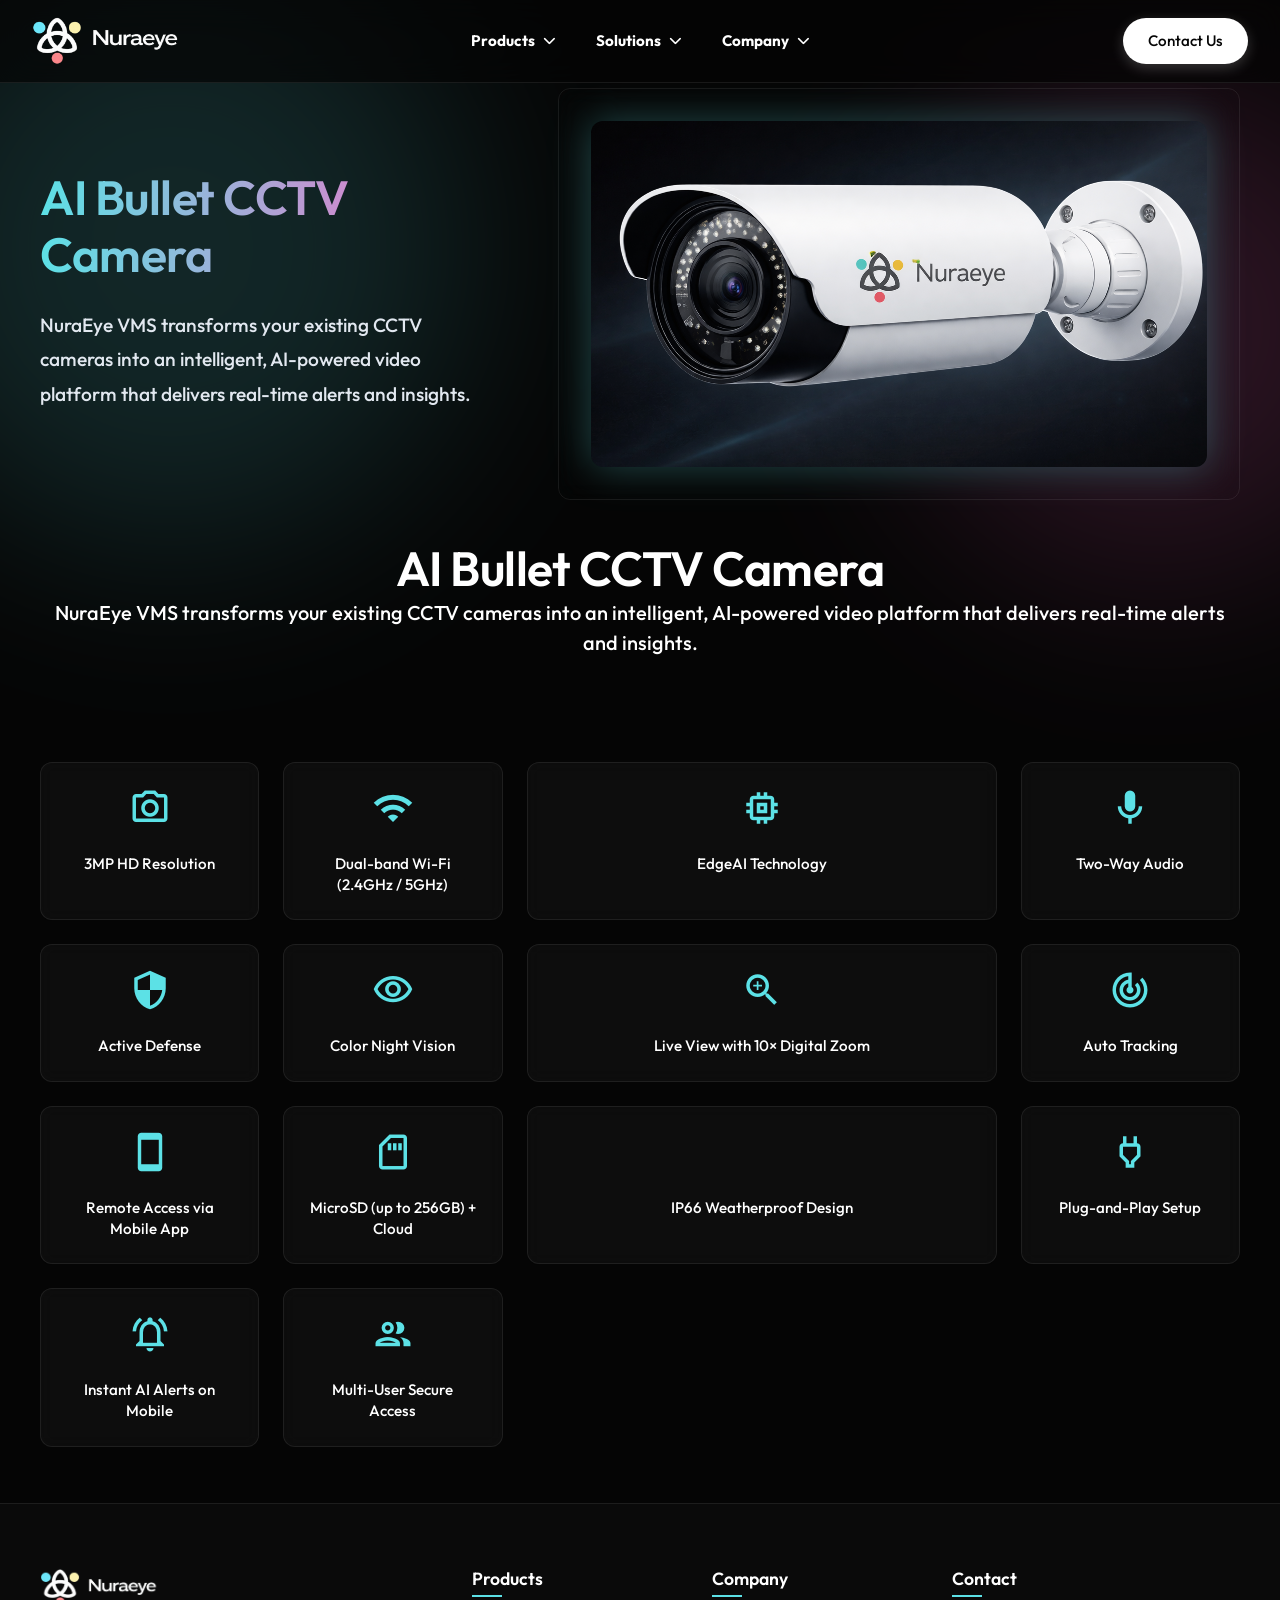
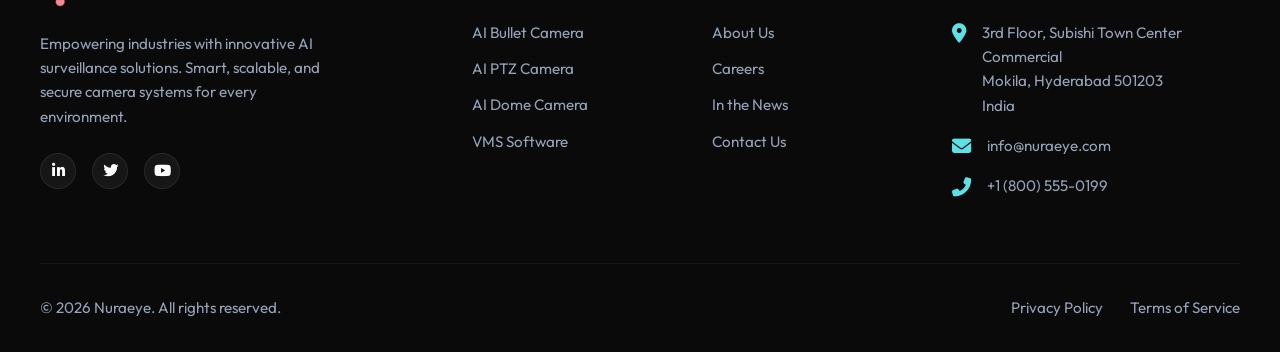
<file: products/ai-bullet-camera.html>
<!DOCTYPE html>
<html lang="en">

<head>
    <meta charset="UTF-8">
    <meta name="viewport" content="width=device-width, initial-scale=1.0">
    <title>AI Bullet Camera | Nuraeye</title>

    <!-- Google Fonts: Outfit -->
    <link rel="preconnect" href="https://fonts.googleapis.com">
    <link rel="preconnect" href="https://fonts.gstatic.com" crossorigin>
    <link href="https://fonts.googleapis.com/css2?family=Outfit:wght@300;400;500;600;700&display=swap" rel="stylesheet">

    <!-- Font Awesome for mobile menu icon -->
    <link rel="stylesheet" href="https://cdnjs.cloudflare.com/ajax/libs/font-awesome/6.4.0/css/all.min.css">

    <!-- Material Icons -->
    <link href="https://fonts.googleapis.com/icon?family=Material+Icons+Outlined" rel="stylesheet">

    <!-- Custom CSS -->
    <link rel="stylesheet" href="../index.css">
</head>

<body>

    <!-- Header Section -->
    <header class="navbar" id="navbar">
        <div class="navbar-container">

            <!-- Left: Logo -->
            <a href="../index.html" class="logo">
                <img src="../image.png" alt="Nuraeye Logo" class="logo-img">
            </a>

            <!-- Middle: Navigation Links -->
            <nav class="nav-links" id="nav-links">
                <div class="nav-item dropdown">
                    <span class="dropdown-trigger active">Products <i class="fas fa-chevron-down"></i></span>
                    <div class="dropdown-menu">
                        <a href="ai-bullet-camera.html" class="dropdown-item">AI Bullet Camera</a>
                        <a href="ai-ptz-camera.html" class="dropdown-item">AI PTZ Camera</a>
                        <a href="ai-dome-camera.html" class="dropdown-item">AI Dome Camera</a>
                        <div class="dropdown-divider"></div>
                        <div class="dropdown-header">Software</div>
                        <a href="vms-software.html" class="dropdown-item">VMS Software</a>
                    </div>
                </div>
                <div class="nav-item dropdown">
                    <span class="dropdown-trigger">Solutions <i class="fas fa-chevron-down"></i></span>
                    <div class="dropdown-menu">
                        <div class="dropdown-item dropdown-submenu">
                            <span class="submenu-trigger">Industry Based <i class="fas fa-chevron-right"></i></span>
                            <div class="submenu-menu">
                                <a href="../index.html#solutions" class="dropdown-item">Gated Communities / Residential
                                    Societies</a>
                                <a href="../index.html#solutions" class="dropdown-item">Education</a>
                                <a href="../index.html#solutions" class="dropdown-item">Banking</a>
                                <a href="../index.html#solutions" class="dropdown-item">Healthcare</a>
                                <a href="../index.html#solutions" class="dropdown-item">Smart & Safe City </a>
                                <a href="../index.html#solutions" class="dropdown-item">Retail </a>
                                <a href="../index.html#solutions" class="dropdown-item">Manufacturing Warehouse </a>
                                <a href="../index.html#solutions" class="dropdown-item">Construction site</a>
                            </div>
                        </div>
                    </div>
                </div>
                <div class="nav-item dropdown">
                    <span class="dropdown-trigger">Company <i class="fas fa-chevron-down"></i></span>
                    <div class="dropdown-menu">
                        <a href="../company/about.html" class="dropdown-item">About Us</a>
                        <a href="../company/news.html" class="dropdown-item">In the News</a>
                        <a href="../company/careers.html" class="dropdown-item">Careers</a>
                    </div>
                </div>
            </nav>

            <!-- Right: Contact Us Button & Mobile Toggle -->
            <div class="nav-actions">
                <a href="../contact.html" class="btn btn-primary">Contact Us</a>
                <button class="mobile-menu-toggle" id="mobile-menu-toggle" aria-label="Toggle Menu">
                    <i class="fas fa-bars"></i>
                </button>
            </div>

        </div>
    </header>

    <!-- Main Content Placeholder -->
    <main>
        <section class="section">
            <div class="container" style="margin-top: 4rem;">
                <div class="contact-split-grid" style="align-items: center;">
                    <!-- Left: Camera Details -->
                    <div style="z-index: 10;">
                        <h1 class="section-title"
                            style="margin-bottom: 1.5rem; text-align: left; background: linear-gradient(90deg, var(--logo-blue), var(--logo-pink)); background-clip: text; -webkit-background-clip: text; -webkit-text-fill-color: transparent;">
                            AI Bullet CCTV Camera</h1>
                        <p class="about-lead" style="font-size: 1.2rem; line-height: 1.8; color: var(--text-main);">
                            NuraEye VMS transforms your existing CCTV cameras into an intelligent, AI-powered video
                            platform that delivers real-time alerts and insights.
                        </p>
                    </div>

                    <!-- Right: Camera Image -->
                    <div class="glass-panel"
                        style="padding: 2rem; display: flex; justify-content: center; position: relative; z-index: 10;">
                        <img src="../Bullet_camera.png" alt="AI Bullet CCTV Camera"
                            style="max-width: 100%; height: auto; object-fit: contain; border-radius: var(--border-radius); filter: drop-shadow(0 0 20px rgba(92, 225, 230, 0.3));">
                    </div>
                </div>
            </div>
            <!-- Decorative background elements -->
            <div class="glow glow-1"></div>
            <div class="glow glow-2"></div>
        </section>

        <!-- New Features Section added by user request -->
        <section class="section" style="padding-top: 0;">
            <div class="container text-center">
                <div style="margin-bottom: 3rem;">
                    <h2 class="section-title">AI Bullet CCTV Camera</h2>
                    <p class="about-lead">
                        NuraEye VMS transforms your existing CCTV cameras into an intelligent,
                        AI-powered video platform that delivers real-time alerts and insights.
                    </p>
                </div>

                <!-- FEATURES -->
                <div class="features-grid">

                    <div class="feature-item">
                        <span class="material-icons-outlined">photo_camera</span>
                        <p>3MP HD Resolution</p>
                    </div>

                    <div class="feature-item">
                        <span class="material-icons-outlined">wifi</span>
                        <p>Dual-band Wi-Fi (2.4GHz / 5GHz)</p>
                    </div>

                    <div class="feature-item">
                        <span class="material-icons-outlined">memory</span>
                        <p>EdgeAI Technology</p>
                    </div>

                    <div class="feature-item">
                        <span class="material-icons-outlined">mic</span>
                        <p>Two-Way Audio</p>
                    </div>

                    <div class="feature-item">
                        <span class="material-icons-outlined">security</span>
                        <p>Active Defense</p>
                    </div>

                    <div class="feature-item">
                        <span class="material-icons-outlined">visibility</span>
                        <p>Color Night Vision</p>
                    </div>

                    <div class="feature-item">
                        <span class="material-icons-outlined">zoom_in</span>
                        <p>Live View with 10× Digital Zoom</p>
                    </div>

                    <div class="feature-item">
                        <span class="material-icons-outlined">track_changes</span>
                        <p>Auto Tracking</p>
                    </div>

                    <div class="feature-item">
                        <span class="material-icons-outlined">smartphone</span>
                        <p>Remote Access via Mobile App</p>
                    </div>

                    <div class="feature-item">
                        <span class="material-icons-outlined">sd_storage</span>
                        <p>MicroSD (up to 256GB) + Cloud</p>
                    </div>

                    <div class="feature-item">
                        <span class="material-icons-outlined">water_drop</span>
                        <p>IP66 Weatherproof Design</p>
                    </div>

                    <div class="feature-item">
                        <span class="material-icons-outlined">power</span>
                        <p>Plug-and-Play Setup</p>
                    </div>

                    <div>
                        <span class="material-icons-outlined" style="font-size:42px;">notifications_active</span>
                        <p>Instant AI Alerts on Mobile</p>
                    </div>

                    <!-- Multi User Access -->
                    <div>
                        <span class="material-icons-outlined" style="font-size:42px;">group</span>
                        <p>Multi-User Secure Access</p>
                    </div>

                </div>
            </div>
        </section>
    </main>

    <!-- Footer Section -->
    <footer class="footer">
        <div class="container">
            <div class="footer-top">

                <!-- 1. Brand -->
                <div class="footer-brand">
                    <a href="#" class="footer-logo">
                        <img src="../image.png" alt="Nuraeye Logo">
                    </a>
                    <p class="footer-description">
                        Empowering industries with innovative AI surveillance solutions. Smart, scalable, and secure
                        camera systems for every environment.
                    </p>
                    <div class="footer-socials">
                        <a href="#" class="footer-social-link"><i class="fab fa-linkedin-in"></i></a>
                        <a href="#" class="footer-social-link"><i class="fab fa-twitter"></i></a>
                        <a href="#" class="footer-social-link"><i class="fab fa-youtube"></i></a>
                    </div>
                </div>

                <!-- 2. Products -->
                <div>
                    <h4 class="footer-title">Products</h4>
                    <ul class="footer-links">
                        <li><a href="ai-bullet-camera.html">AI Bullet Camera</a></li>
                        <li><a href="ai-ptz-camera.html">AI PTZ Camera</a></li>
                        <li><a href="ai-dome-camera.html">AI Dome Camera</a></li>
                        <li><a href="vms-software.html">VMS Software</a></li>
                    </ul>
                </div>

                <!-- 3. Company -->
                <div>
                    <h4 class="footer-title">Company</h4>
                    <ul class="footer-links">
                        <li><a href="../company/about.html">About Us</a></li>
                        <li><a href="../company/careers.html">Careers</a></li>
                        <li><a href="../company/news.html">In the News</a></li>
                        <li><a href="../contact.html">Contact Us</a></li>
                    </ul>
                </div>

                <!-- 4. Contact -->
                <div>
                    <h4 class="footer-title">Contact</h4>
                    <div class="footer-contact-item">
                        <i class="fas fa-map-marker-alt"></i>
                        <span>3rd Floor, Subishi Town Center Commercial<br>Mokila, Hyderabad 501203<br>India</span>
                    </div>
                    <div class="footer-contact-item">
                        <i class="fas fa-envelope"></i>
                        <span>info@nuraeye.com</span>
                    </div>
                    <div class="footer-contact-item">
                        <i class="fas fa-phone-alt"></i>
                        <span>+1 (800) 555-0199</span>
                    </div>
                </div>

            </div>

            <!-- Footer Bottom -->
            <div class="footer-bottom">
                <div class="footer-copyright">
                    &copy; 2026 Nuraeye. All rights reserved.
                </div>
                <div class="footer-legal">
                    <a href="#">Privacy Policy</a>
                    <a href="#">Terms of Service</a>
                </div>
            </div>
        </div>
    </footer>

    <!-- Custom JS -->
    <script src="../script.js"></script>
</body>

</html>
</file>
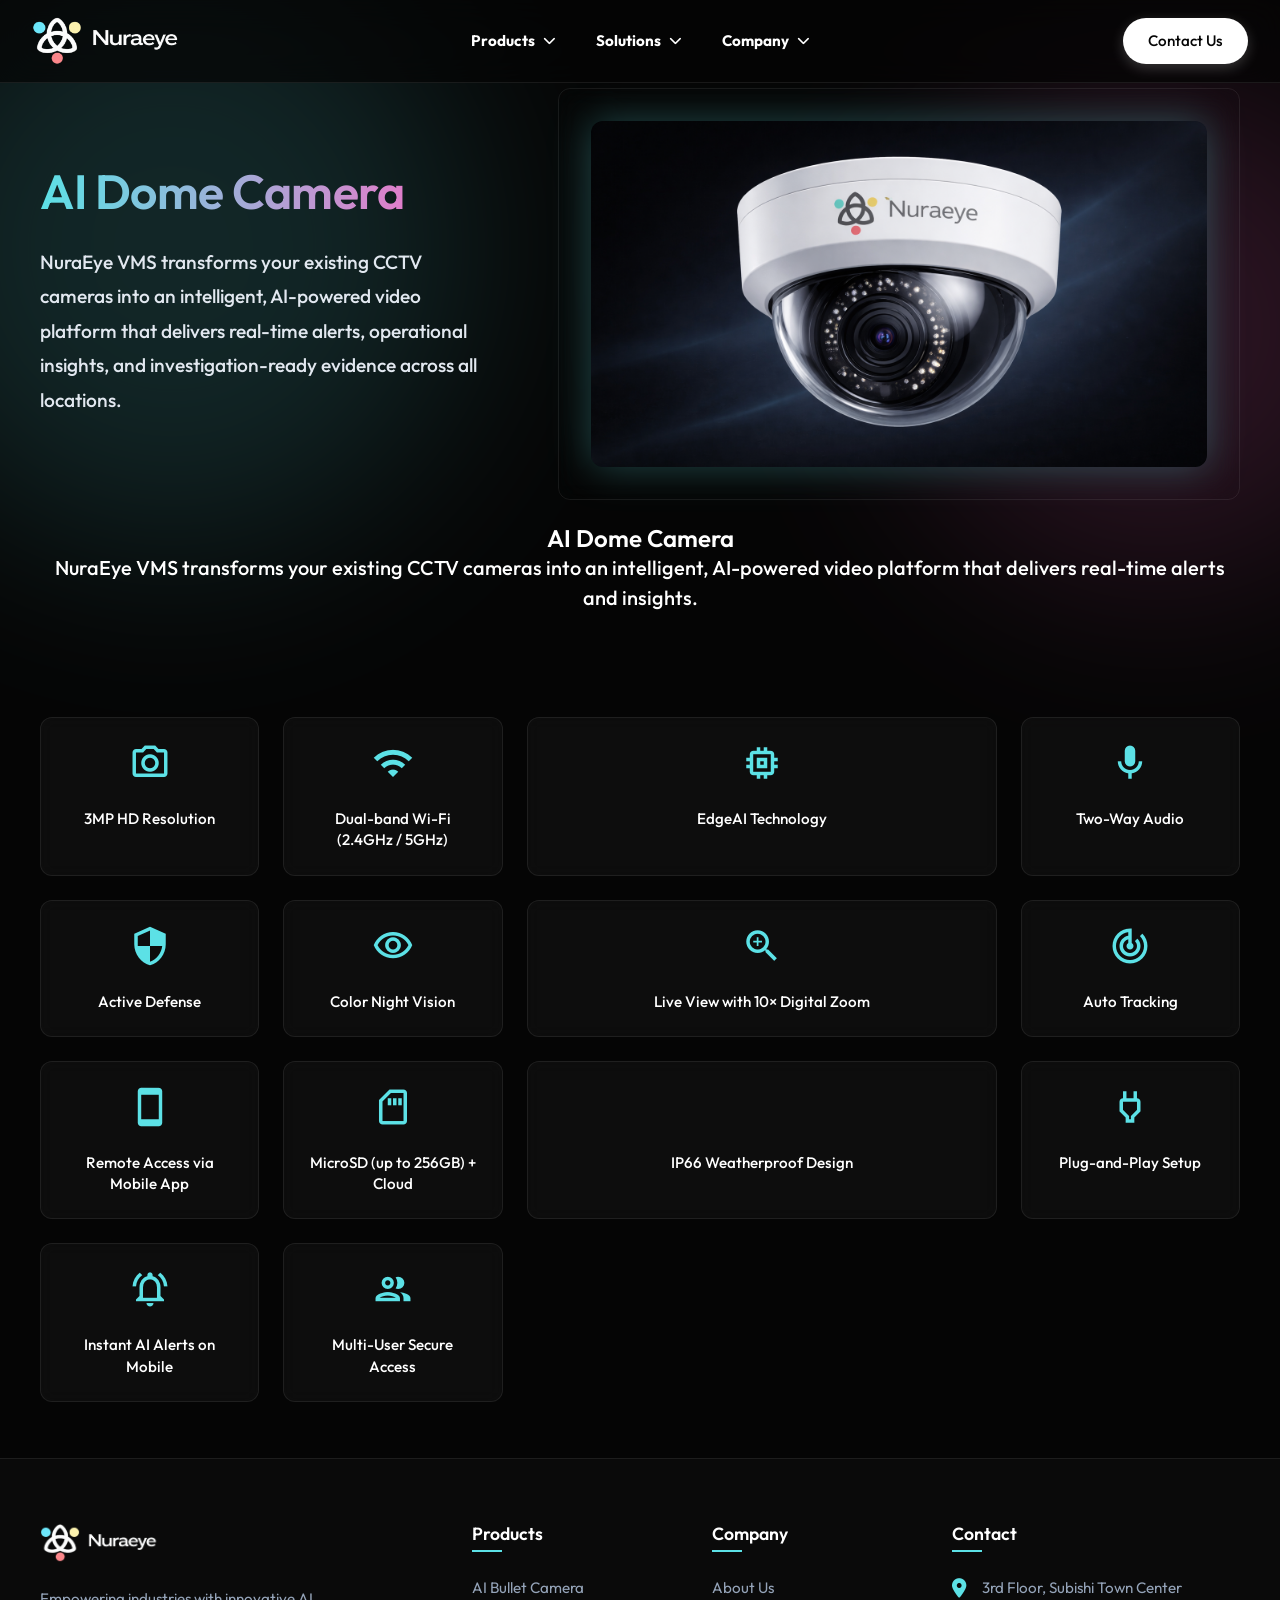
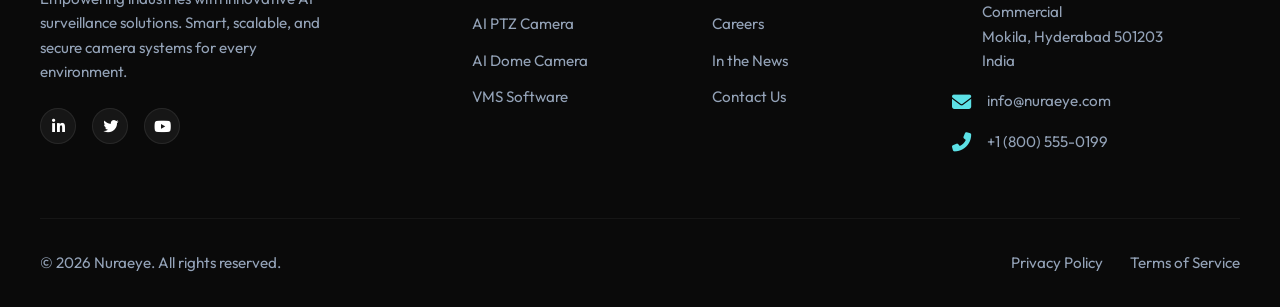
<file: products/ai-dome-camera.html>
<!DOCTYPE html>
<html lang="en">

<head>
    <meta charset="UTF-8">
    <meta name="viewport" content="width=device-width, initial-scale=1.0">
    <title>AI Dome Camera | Nuraeye</title>

    <!-- Google Fonts: Outfit -->
    <link rel="preconnect" href="https://fonts.googleapis.com">
    <link rel="preconnect" href="https://fonts.gstatic.com" crossorigin>
    <link href="https://fonts.googleapis.com/css2?family=Outfit:wght@300;400;500;600;700&display=swap" rel="stylesheet">

    <!-- Font Awesome for mobile menu icon -->
    <link rel="stylesheet" href="https://cdnjs.cloudflare.com/ajax/libs/font-awesome/6.4.0/css/all.min.css">

    <!-- Material Icons -->
    <link href="https://fonts.googleapis.com/icon?family=Material+Icons+Outlined" rel="stylesheet">

    <!-- Custom CSS -->
    <link rel="stylesheet" href="../index.css">
</head>

<body>

    <!-- Header Section -->
    <header class="navbar" id="navbar">
        <div class="navbar-container">

            <!-- Left: Logo -->
            <a href="../index.html" class="logo">
                <img src="../image.png" alt="Nuraeye Logo" class="logo-img">
            </a>

            <!-- Middle: Navigation Links -->
            <nav class="nav-links" id="nav-links">
                <div class="nav-item dropdown">
                    <span class="dropdown-trigger active">Products <i class="fas fa-chevron-down"></i></span>
                    <div class="dropdown-menu">
                        <a href="ai-bullet-camera.html" class="dropdown-item">AI Bullet Camera</a>
                        <a href="ai-ptz-camera.html" class="dropdown-item">AI PTZ Camera</a>
                        <a href="ai-dome-camera.html" class="dropdown-item">AI Dome Camera</a>
                        <div class="dropdown-divider"></div>
                        <div class="dropdown-header">Software</div>
                        <a href="vms-software.html" class="dropdown-item">VMS Software</a>
                    </div>
                </div>
                <div class="nav-item dropdown">
                    <span class="dropdown-trigger">Solutions <i class="fas fa-chevron-down"></i></span>
                    <div class="dropdown-menu">
                        <div class="dropdown-item dropdown-submenu">
                            <span class="submenu-trigger">Industry Based <i class="fas fa-chevron-right"></i></span>
                            <div class="submenu-menu">
                                <a href="../index.html#solutions" class="dropdown-item">Gated Communities / Residential
                                    Societies</a>
                                <a href="../index.html#solutions" class="dropdown-item">Education</a>
                                <a href="../index.html#solutions" class="dropdown-item">Banking</a>
                                <a href="../index.html#solutions" class="dropdown-item">Healthcare</a>
                                <a href="../index.html#solutions" class="dropdown-item">Smart & Safe City </a>
                                <a href="../index.html#solutions" class="dropdown-item">Retail </a>
                                <a href="../index.html#solutions" class="dropdown-item">Manufacturing Warehouse </a>
                                <a href="../index.html#solutions" class="dropdown-item">Construction site</a>
                            </div>
                        </div>
                    </div>
                </div>
                <div class="nav-item dropdown">
                    <span class="dropdown-trigger">Company <i class="fas fa-chevron-down"></i></span>
                    <div class="dropdown-menu">
                        <a href="../company/about.html" class="dropdown-item">About Us</a>
                        <a href="../company/news.html" class="dropdown-item">In the News</a>
                        <a href="../company/careers.html" class="dropdown-item">Careers</a>
                    </div>
                </div>
            </nav>

            <!-- Right: Contact Us Button & Mobile Toggle -->
            <div class="nav-actions">
                <a href="../contact.html" class="btn btn-primary">Contact Us</a>
                <button class="mobile-menu-toggle" id="mobile-menu-toggle" aria-label="Toggle Menu">
                    <i class="fas fa-bars"></i>
                </button>
            </div>

        </div>
    </header>

    <!-- Main Content Placeholder -->
    <main>
        <section class="section">
            <div class="container" style="margin-top: 4rem;">
                <div class="contact-split-grid" style="align-items: center;">
                    <!-- Left: Camera Details -->
                    <div style="z-index: 10;">
                        <h1 class="section-title"
                            style="margin-bottom: 1.5rem; text-align: left; background: linear-gradient(90deg, var(--logo-blue), var(--logo-pink)); background-clip: text; -webkit-background-clip: text; -webkit-text-fill-color: transparent;">
                            AI Dome Camera</h1>
                        <p class="about-lead" style="font-size: 1.2rem; line-height: 1.8; color: var(--text-main);">
                            NuraEye VMS transforms your existing CCTV cameras into an intelligent, AI-powered video
                            platform that delivers real-time alerts, operational insights, and investigation-ready
                            evidence across all locations.
                        </p>
                    </div>

                    <!-- Right: Camera Image -->
                    <div class="glass-panel"
                        style="padding: 2rem; display: flex; justify-content: center; position: relative; z-index: 10;">
                        <img src="../dome.png" alt="AI Dome Camera"
                            style="max-width: 100%; height: auto; object-fit: contain; border-radius: var(--border-radius); filter: drop-shadow(0 0 20px rgba(92, 225, 230, 0.3));">
                    </div>
                </div>
            </div>
            <!-- Decorative background elements -->
            <div class="glow glow-1"></div>
            <div class="glow glow-2"></div>
        </section>

        <!-- Features Section -->
        <section class="section" style="padding-top: 0;">
            <div class="container text-center">
                <div style="margin-bottom: 3rem;">
                    <h2>AI Dome Camera</h2>
                    <p class="about-lead">
                        NuraEye VMS transforms your existing CCTV cameras into an intelligent,
                        AI-powered video platform that delivers real-time alerts and insights.
                    </p>
                </div>

                <!-- FEATURES -->
                <div class="features-grid">

                    <div class="feature-item">
                        <span class="material-icons-outlined">photo_camera</span>
                        <p>3MP HD Resolution</p>
                    </div>

                    <div class="feature-item">
                        <span class="material-icons-outlined">wifi</span>
                        <p>Dual-band Wi-Fi (2.4GHz / 5GHz)</p>
                    </div>

                    <div class="feature-item">
                        <span class="material-icons-outlined">memory</span>
                        <p>EdgeAI Technology</p>
                    </div>

                    <div class="feature-item">
                        <span class="material-icons-outlined">mic</span>
                        <p>Two-Way Audio</p>
                    </div>

                    <div class="feature-item">
                        <span class="material-icons-outlined">security</span>
                        <p>Active Defense</p>
                    </div>

                    <div class="feature-item">
                        <span class="material-icons-outlined">visibility</span>
                        <p>Color Night Vision</p>
                    </div>

                    <div class="feature-item">
                        <span class="material-icons-outlined">zoom_in</span>
                        <p>Live View with 10× Digital Zoom</p>
                    </div>

                    <div class="feature-item">
                        <span class="material-icons-outlined">track_changes</span>
                        <p>Auto Tracking</p>
                    </div>

                    <div class="feature-item">
                        <span class="material-icons-outlined">smartphone</span>
                        <p>Remote Access via Mobile App</p>
                    </div>

                    <div class="feature-item">
                        <span class="material-icons-outlined">sd_storage</span>
                        <p>MicroSD (up to 256GB) + Cloud</p>
                    </div>

                    <div class="feature-item">
                        <span class="material-icons-outlined">water_drop</span>
                        <p>IP66 Weatherproof Design</p>
                    </div>

                    <div class="feature-item">
                        <span class="material-icons-outlined">power</span>
                        <p>Plug-and-Play Setup</p>
                    </div>

                    <!-- Instant AI Alerts -->
                    <div>
                        <span class="material-icons-outlined" style="font-size:42px;">notifications_active</span>
                        <p>Instant AI Alerts on Mobile</p>
                    </div>

                    <!-- Multi User Access -->
                    <div>
                        <span class="material-icons-outlined" style="font-size:42px;">group</span>
                        <p>Multi-User Secure Access</p>
                    </div>

                </div>
            </div>
        </section>
    </main>

    <!-- Footer Section -->
    <footer class="footer">
        <div class="container">
            <div class="footer-top">

                <!-- 1. Brand -->
                <div class="footer-brand">
                    <a href="#" class="footer-logo">
                        <img src="../image.png" alt="Nuraeye Logo">
                    </a>
                    <p class="footer-description">
                        Empowering industries with innovative AI surveillance solutions. Smart, scalable, and secure
                        camera systems for every environment.
                    </p>
                    <div class="footer-socials">
                        <a href="#" class="footer-social-link"><i class="fab fa-linkedin-in"></i></a>
                        <a href="#" class="footer-social-link"><i class="fab fa-twitter"></i></a>
                        <a href="#" class="footer-social-link"><i class="fab fa-youtube"></i></a>
                    </div>
                </div>

                <!-- 2. Products -->
                <div>
                    <h4 class="footer-title">Products</h4>
                    <ul class="footer-links">
                        <li><a href="ai-bullet-camera.html">AI Bullet Camera</a></li>
                        <li><a href="ai-ptz-camera.html">AI PTZ Camera</a></li>
                        <li><a href="ai-dome-camera.html">AI Dome Camera</a></li>
                        <li><a href="vms-software.html">VMS Software</a></li>
                    </ul>
                </div>

                <!-- 3. Company -->
                <div>
                    <h4 class="footer-title">Company</h4>
                    <ul class="footer-links">
                        <li><a href="../company/about.html">About Us</a></li>
                        <li><a href="../company/careers.html">Careers</a></li>
                        <li><a href="../company/news.html">In the News</a></li>
                        <li><a href="../contact.html">Contact Us</a></li>
                    </ul>
                </div>

                <!-- 4. Contact -->
                <div>
                    <h4 class="footer-title">Contact</h4>
                    <div class="footer-contact-item">
                        <i class="fas fa-map-marker-alt"></i>
                        <span>3rd Floor, Subishi Town Center Commercial<br>Mokila, Hyderabad 501203<br>India</span>
                    </div>
                    <div class="footer-contact-item">
                        <i class="fas fa-envelope"></i>
                        <span>info@nuraeye.com</span>
                    </div>
                    <div class="footer-contact-item">
                        <i class="fas fa-phone-alt"></i>
                        <span>+1 (800) 555-0199</span>
                    </div>
                </div>

            </div>

            <!-- Footer Bottom -->
            <div class="footer-bottom">
                <div class="footer-copyright">
                    &copy; 2026 Nuraeye. All rights reserved.
                </div>
                <div class="footer-legal">
                    <a href="#">Privacy Policy</a>
                    <a href="#">Terms of Service</a>
                </div>
            </div>
        </div>
    </footer>

    <!-- Custom JS -->
    <script src="../script.js"></script>
</body>

</html>
</file>
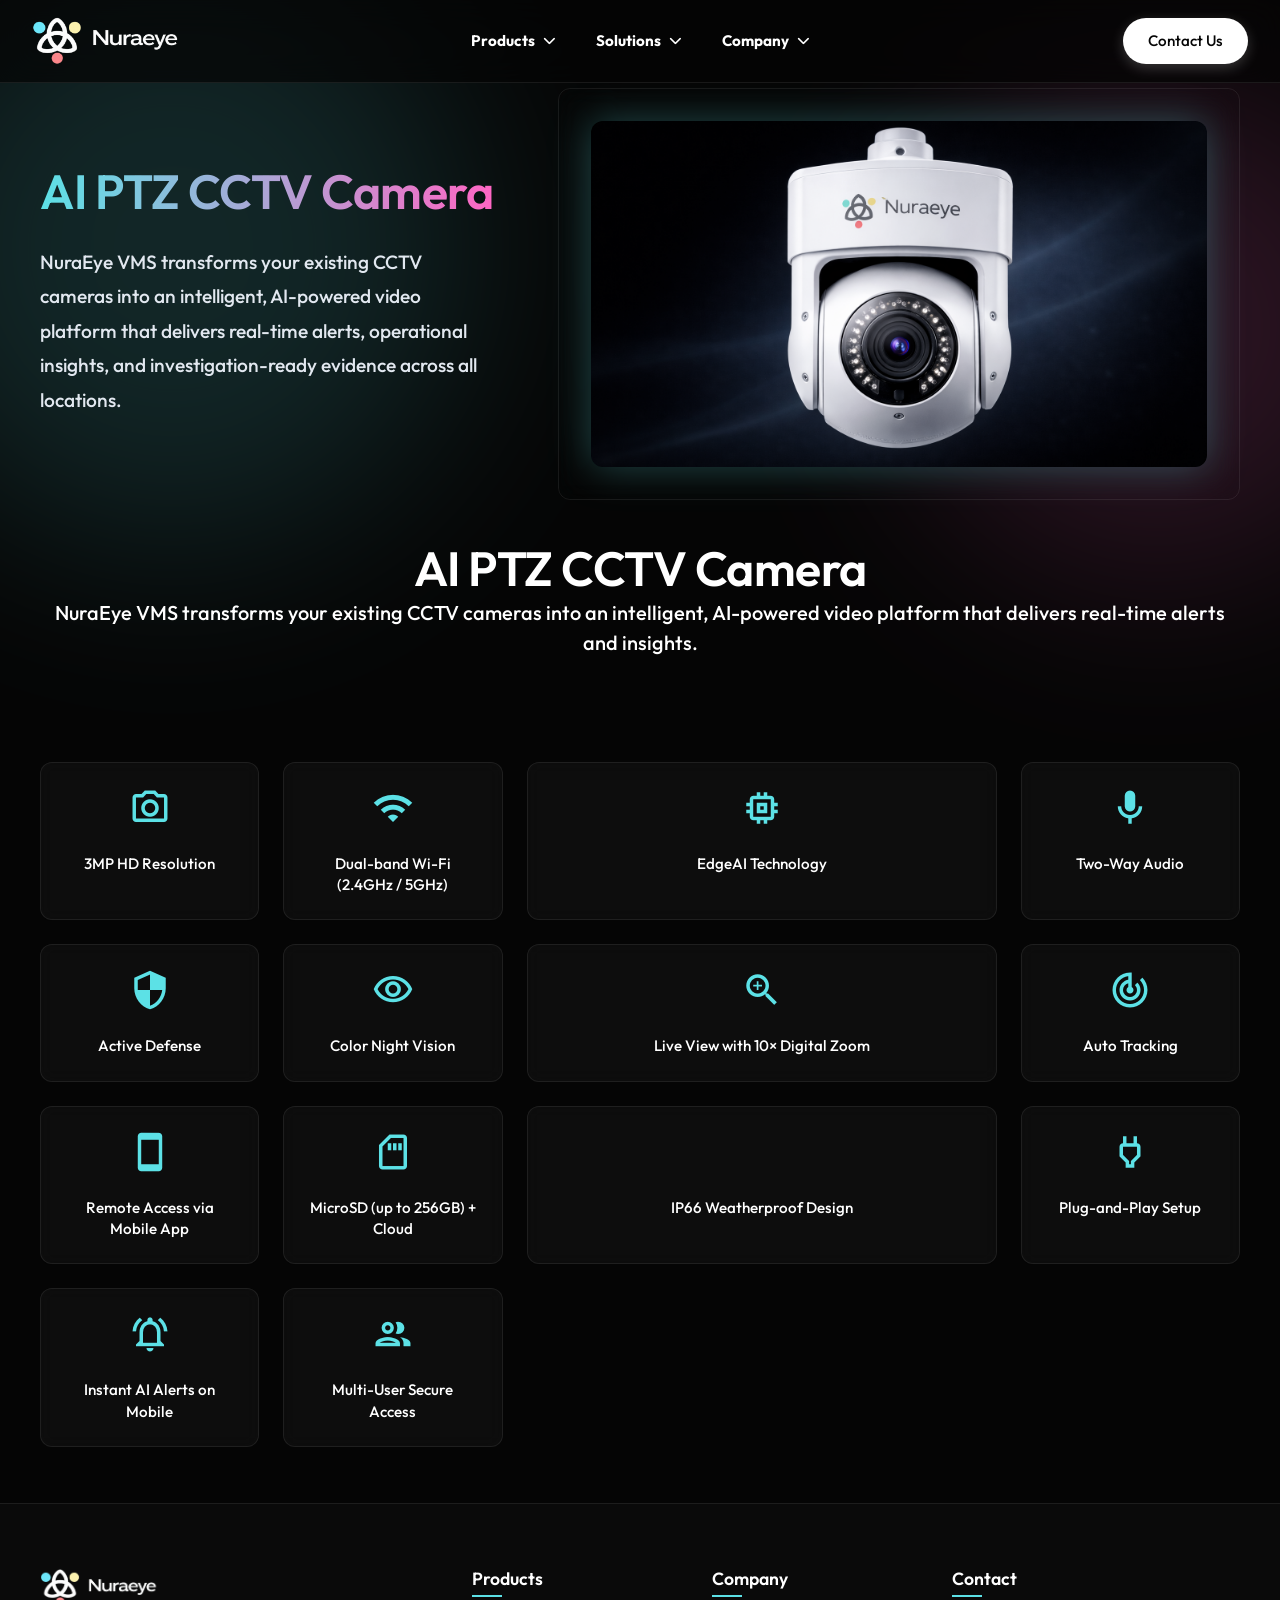
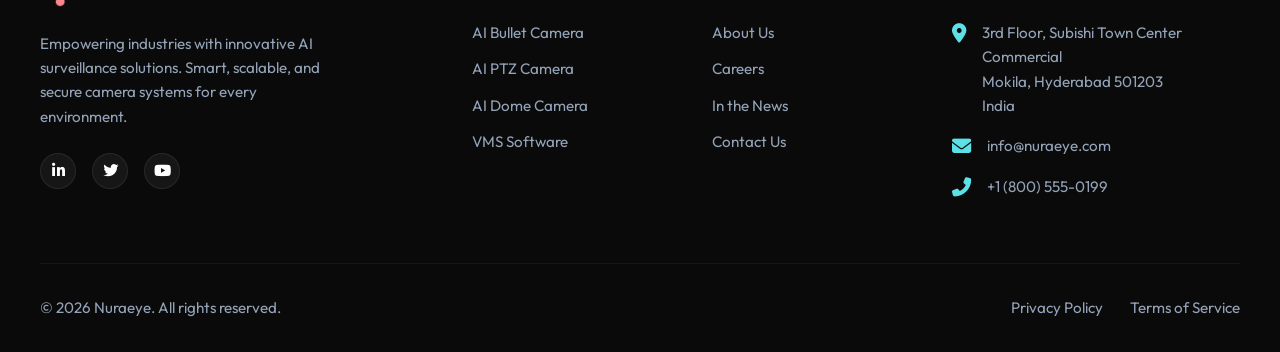
<file: products/ai-ptz-camera.html>
<!DOCTYPE html>
<html lang="en">

<head>
    <meta charset="UTF-8">
    <meta name="viewport" content="width=device-width, initial-scale=1.0">
    <title>AI PTZ Camera | Nuraeye</title>

    <!-- Google Fonts: Outfit -->
    <link rel="preconnect" href="https://fonts.googleapis.com">
    <link rel="preconnect" href="https://fonts.gstatic.com" crossorigin>
    <link href="https://fonts.googleapis.com/css2?family=Outfit:wght@300;400;500;600;700&display=swap" rel="stylesheet">

    <!-- Font Awesome for mobile menu icon -->
    <link rel="stylesheet" href="https://cdnjs.cloudflare.com/ajax/libs/font-awesome/6.4.0/css/all.min.css">

    <!-- Material Icons -->
    <link href="https://fonts.googleapis.com/icon?family=Material+Icons+Outlined" rel="stylesheet">

    <!-- Custom CSS -->
    <link rel="stylesheet" href="../index.css">
</head>

<body>

    <!-- Header Section -->
    <header class="navbar" id="navbar">
        <div class="navbar-container">

            <!-- Left: Logo -->
            <a href="../index.html" class="logo">
                <img src="../image.png" alt="Nuraeye Logo" class="logo-img">
            </a>

            <!-- Middle: Navigation Links -->
            <nav class="nav-links" id="nav-links">
                <div class="nav-item dropdown">
                    <span class="dropdown-trigger active">Products <i class="fas fa-chevron-down"></i></span>
                    <div class="dropdown-menu">
                        <a href="ai-bullet-camera.html" class="dropdown-item">AI Bullet Camera</a>
                        <a href="ai-ptz-camera.html" class="dropdown-item">AI PTZ Camera</a>
                        <a href="ai-dome-camera.html" class="dropdown-item">AI Dome Camera</a>
                        <div class="dropdown-divider"></div>
                        <div class="dropdown-header">Software</div>
                        <a href="vms-software.html" class="dropdown-item">VMS Software</a>
                    </div>
                </div>
                <div class="nav-item dropdown">
                    <span class="dropdown-trigger">Solutions <i class="fas fa-chevron-down"></i></span>
                    <div class="dropdown-menu">
                        <div class="dropdown-item dropdown-submenu">
                            <span class="submenu-trigger">Industry Based <i class="fas fa-chevron-right"></i></span>
                            <div class="submenu-menu">
                                <a href="../index.html#solutions" class="dropdown-item">Gated Communities / Residential
                                    Societies</a>
                                <a href="../index.html#solutions" class="dropdown-item">Education</a>
                                <a href="../index.html#solutions" class="dropdown-item">Banking</a>
                                <a href="../index.html#solutions" class="dropdown-item">Healthcare</a>
                                <a href="../index.html#solutions" class="dropdown-item">Smart & Safe City </a>
                                <a href="../index.html#solutions" class="dropdown-item">Retail </a>
                                <a href="../index.html#solutions" class="dropdown-item">Manufacturing Warehouse </a>
                                <a href="../index.html#solutions" class="dropdown-item">Construction site</a>
                            </div>
                        </div>
                    </div>
                </div>
                <div class="nav-item dropdown">
                    <span class="dropdown-trigger">Company <i class="fas fa-chevron-down"></i></span>
                    <div class="dropdown-menu">
                        <a href="../company/about.html" class="dropdown-item">About Us</a>
                        <a href="../company/news.html" class="dropdown-item">In the News</a>
                        <a href="../company/careers.html" class="dropdown-item">Careers</a>
                    </div>
                </div>
            </nav>

            <!-- Right: Contact Us Button & Mobile Toggle -->
            <div class="nav-actions">
                <a href="../contact.html" class="btn btn-primary">Contact Us</a>
                <button class="mobile-menu-toggle" id="mobile-menu-toggle" aria-label="Toggle Menu">
                    <i class="fas fa-bars"></i>
                </button>
            </div>

        </div>
    </header>

    <!-- Main Content Placeholder -->
    <main>
        <section class="section">
            <div class="container" style="margin-top: 4rem;">
                <div class="contact-split-grid" style="align-items: center;">
                    <!-- Left: Camera Details -->
                    <div style="z-index: 10;">
                        <h1 class="section-title"
                            style="margin-bottom: 1.5rem; text-align: left; background: linear-gradient(90deg, var(--logo-blue), var(--logo-pink)); background-clip: text; -webkit-background-clip: text; -webkit-text-fill-color: transparent;">
                            AI PTZ CCTV Camera</h1>
                        <p class="about-lead" style="font-size: 1.2rem; line-height: 1.8; color: var(--text-main);">
                            NuraEye VMS transforms your existing CCTV cameras into an intelligent, AI-powered video
                            platform that delivers real-time alerts, operational insights, and investigation-ready
                            evidence across all locations.
                        </p>
                    </div>

                    <!-- Right: Camera Image -->
                    <div class="glass-panel"
                        style="padding: 2rem; display: flex; justify-content: center; position: relative; z-index: 10;">
                        <img src="../ptz.png" alt="AI PTZ Camera"
                            style="max-width: 100%; height: auto; object-fit: contain; border-radius: var(--border-radius); filter: drop-shadow(0 0 20px rgba(92, 225, 230, 0.3));">
                    </div>
                </div>
            </div>
            <!-- Decorative background elements -->
            <div class="glow glow-1"></div>
            <div class="glow glow-2"></div>
        </section>

        <!-- Features Section -->
        <section class="section" style="padding-top: 0;">
            <div class="container text-center">
                <div style="margin-bottom: 3rem;">
                    <h2 class="section-title">AI PTZ CCTV Camera</h2>
                    <p class="about-lead">
                        NuraEye VMS transforms your existing CCTV cameras into an intelligent,
                        AI-powered video platform that delivers real-time alerts and insights.
                    </p>
                </div>

                <!-- FEATURES -->
                <div class="features-grid">

                    <div class="feature-item">
                        <span class="material-icons-outlined">photo_camera</span>
                        <p>3MP HD Resolution</p>
                    </div>

                    <div class="feature-item">
                        <span class="material-icons-outlined">wifi</span>
                        <p>Dual-band Wi-Fi (2.4GHz / 5GHz)</p>
                    </div>

                    <div class="feature-item">
                        <span class="material-icons-outlined">memory</span>
                        <p>EdgeAI Technology</p>
                    </div>

                    <div class="feature-item">
                        <span class="material-icons-outlined">mic</span>
                        <p>Two-Way Audio</p>
                    </div>

                    <div class="feature-item">
                        <span class="material-icons-outlined">security</span>
                        <p>Active Defense</p>
                    </div>

                    <div class="feature-item">
                        <span class="material-icons-outlined">visibility</span>
                        <p>Color Night Vision</p>
                    </div>

                    <div class="feature-item">
                        <span class="material-icons-outlined">zoom_in</span>
                        <p>Live View with 10× Digital Zoom</p>
                    </div>

                    <div class="feature-item">
                        <span class="material-icons-outlined">track_changes</span>
                        <p>Auto Tracking</p>
                    </div>

                    <div class="feature-item">
                        <span class="material-icons-outlined">smartphone</span>
                        <p>Remote Access via Mobile App</p>
                    </div>

                    <div class="feature-item">
                        <span class="material-icons-outlined">sd_storage</span>
                        <p>MicroSD (up to 256GB) + Cloud</p>
                    </div>

                    <div class="feature-item">
                        <span class="material-icons-outlined">water_drop</span>
                        <p>IP66 Weatherproof Design</p>
                    </div>

                    <div class="feature-item">
                        <span class="material-icons-outlined">power</span>
                        <p>Plug-and-Play Setup</p>
                    </div>
                    <!-- Instant AI Alerts -->
                    <div>
                        <span class="material-icons-outlined" style="font-size:42px;">notifications_active</span>
                        <p>Instant AI Alerts on Mobile</p>
                    </div>

                    <!-- Multi User Access -->
                    <div>
                        <span class="material-icons-outlined" style="font-size:42px;">group</span>
                        <p>Multi-User Secure Access</p>
                    </div>

                </div>
            </div>
        </section>
    </main>

    <!-- Footer Section -->
    <footer class="footer">
        <div class="container">
            <div class="footer-top">

                <!-- 1. Brand -->
                <div class="footer-brand">
                    <a href="#" class="footer-logo">
                        <img src="../image.png" alt="Nuraeye Logo">
                    </a>
                    <p class="footer-description">
                        Empowering industries with innovative AI surveillance solutions. Smart, scalable, and secure
                        camera systems for every environment.
                    </p>
                    <div class="footer-socials">
                        <a href="#" class="footer-social-link"><i class="fab fa-linkedin-in"></i></a>
                        <a href="#" class="footer-social-link"><i class="fab fa-twitter"></i></a>
                        <a href="#" class="footer-social-link"><i class="fab fa-youtube"></i></a>
                    </div>
                </div>

                <!-- 2. Products -->
                <div>
                    <h4 class="footer-title">Products</h4>
                    <ul class="footer-links">
                        <li><a href="ai-bullet-camera.html">AI Bullet Camera</a></li>
                        <li><a href="ai-ptz-camera.html">AI PTZ Camera</a></li>
                        <li><a href="ai-dome-camera.html">AI Dome Camera</a></li>
                        <li><a href="vms-software.html">VMS Software</a></li>
                    </ul>
                </div>

                <!-- 3. Company -->
                <div>
                    <h4 class="footer-title">Company</h4>
                    <ul class="footer-links">
                        <li><a href="../company/about.html">About Us</a></li>
                        <li><a href="../company/careers.html">Careers</a></li>
                        <li><a href="../company/news.html">In the News</a></li>
                        <li><a href="../contact.html">Contact Us</a></li>
                    </ul>
                </div>

                <!-- 4. Contact -->
                <div>
                    <h4 class="footer-title">Contact</h4>
                    <div class="footer-contact-item">
                        <i class="fas fa-map-marker-alt"></i>
                        <span>3rd Floor, Subishi Town Center Commercial<br>Mokila, Hyderabad 501203<br>India</span>
                    </div>
                    <div class="footer-contact-item">
                        <i class="fas fa-envelope"></i>
                        <span>info@nuraeye.com</span>
                    </div>
                    <div class="footer-contact-item">
                        <i class="fas fa-phone-alt"></i>
                        <span>+1 (800) 555-0199</span>
                    </div>
                </div>

            </div>

            <!-- Footer Bottom -->
            <div class="footer-bottom">
                <div class="footer-copyright">
                    &copy; 2026 Nuraeye. All rights reserved.
                </div>
                <div class="footer-legal">
                    <a href="#">Privacy Policy</a>
                    <a href="#">Terms of Service</a>
                </div>
            </div>
        </div>
    </footer>

    <!-- Custom JS -->
    <script src="../script.js"></script>
</body>

</html>
</file>
<file: index.css>
/* --- Base & Variables --- */
:root {
    --bg-color: #050505;
    --surface-color: #111111;
    --surface-light: #1a1a1a;
    --text-pure: #ffffff;
    --text-main: #e2e8f0;
    --text-muted: #94a3b8;

    --primary: #3b82f6;
    --primary-hover: #2563eb;

    /* Logo colors from image */
    --logo-blue: #5CE1E6;
    --logo-yellow: #FFDE59;
    --logo-pink: #FF66C4;

    --nav-bg: rgba(5, 5, 5, 0.7);
    --nav-border: rgba(255, 255, 255, 0.08);

    --transition-fast: 0.2s ease;
    --transition-smooth: 0.3s cubic-bezier(0.4, 0, 0.2, 1);

    --border-radius: 12px;
    --border-radius-pill: 9999px;
}

* {
    margin: 0;
    padding: 0;
    box-sizing: border-box;
    scroll-behavior: smooth;
}

body {
    font-family: 'Outfit', -apple-system, BlinkMacSystemFont, "Segoe UI", Roboto, Helvetica, Arial, sans-serif;
    background-color: var(--bg-color);
    color: var(--text-main);
    line-height: 1.6;
    min-height: 100vh;
    overflow-x: hidden;
}

a {
    text-decoration: none;
    color: inherit;
}

/* --- Typography --- */
h1,
h2,
h3,
h4 {
    color: var(--text-pure);
    font-weight: 600;
    line-height: 1.2;
}

/* --- Buttons --- */
.btn {
    display: inline-flex;
    align-items: center;
    justify-content: center;
    padding: 0.6rem 1.5rem;
    border-radius: var(--border-radius-pill);
    font-weight: 500;
    font-size: 0.95rem;
    transition: var(--transition-smooth);
    cursor: pointer;
    border: 1px solid transparent;
}

.btn-primary {
    background: var(--text-pure);
    color: var(--bg-color);
    box-shadow: 0 4px 14px rgba(255, 255, 255, 0.2);
}

.btn-primary:hover {
    transform: translateY(-2px);
    box-shadow: 0 6px 20px rgba(255, 255, 255, 0.3);
    background: #f1f5f9;
}

.btn-secondary {
    background: rgba(255, 255, 255, 0.05);
    color: var(--text-pure);
    border: 1px solid var(--nav-border);
    backdrop-filter: blur(10px);
}

.btn-secondary:hover {
    background: rgba(255, 255, 255, 0.1);
    transform: translateY(-2px);
}

.btn-lg {
    padding: 0.8rem 2rem;
    font-size: 1.05rem;
}

/* --- Navbar (Header Layout) --- */
.navbar {
    position: fixed;
    top: 0;
    left: 0;
    width: 100%;
    z-index: 1000;
    background: var(--nav-bg);
    backdrop-filter: blur(16px);
    -webkit-backdrop-filter: blur(16px);
    border-bottom: 1px solid var(--nav-border);
    transition: var(--transition-smooth);
}

.navbar.scrolled {
    padding: 0.25rem 0;
    background: rgba(5, 5, 5, 0.85);
    box-shadow: 0 4px 30px rgba(0, 0, 0, 0.5);
}

.navbar-container {
    display: flex;
    justify-content: space-between;
    align-items: center;
    max-width: 1400px;
    margin: 0 auto;
    padding: 1rem 2rem;
    position: relative;
    /* Crucial for absolute centering of middle elements */
}

/* 1. Left: Logo */
.logo {
    display: flex;
    align-items: center;
    z-index: 10;
}

.logo-img {
    height: 50px;
    /* Adjust this value if the logo is too big/small */
    width: auto;
    object-fit: contain;
}

/* 2. Middle: Navigation Links */
.nav-links {
    /* Absolute positioning to rigidly center the links regardless of left/right item widths */
    position: absolute;
    left: 50%;
    transform: translateX(-50%);
    display: flex;
    gap: 2.5rem;
    align-items: center;
}

.nav-item {
    font-size: 0.95rem;
    font-weight: bold;
    color: white;
    transition: var(--transition-fast);
    position: relative;
}

.nav-item::after {
    content: '';
    position: absolute;
    bottom: -4px;
    left: 0;
    width: 0%;
    height: 2px;
    background: var(--text-pure);
    transition: var(--transition-smooth);
    border-radius: 2px;
}

.nav-item:hover,
.nav-item.active {
    color: var(--text-pure);
}

.nav-item:hover::after,
.nav-item.active::after {
    width: 100%;
}

/* 3. Dropdown Menu (Company) */
.dropdown {
    position: relative;
    cursor: pointer;
}

.dropdown-trigger {
    display: inline-flex;
    align-items: center;
    gap: 0.5rem;
    font-size: 0.95rem;
    font-weight: bold;
    color: white;
    transition: var(--transition-fast);
    padding: 0.5rem 0;
    /* Increase hit area to prevent dropdown closing when moving mouse */
}

.dropdown-trigger i {
    font-size: 0.8rem;
    transition: transform 0.3s ease;
}

.dropdown:hover .dropdown-trigger {
    color: var(--text-pure);
}

.dropdown:hover .dropdown-trigger i {
    transform: rotate(180deg);
}

.dropdown-menu {
    position: absolute;
    top: 100%;
    left: 50%;
    transform: translateX(-50%) translateY(10px);
    background: rgba(15, 15, 15, 0.95);
    backdrop-filter: blur(20px);
    -webkit-backdrop-filter: blur(20px);
    border: 1px solid var(--nav-border);
    border-radius: 8px;
    min-width: 160px;
    padding: 0.5rem;
    opacity: 0;
    visibility: hidden;
    transition: all 0.3s cubic-bezier(0.4, 0, 0.2, 1);
    box-shadow: 0 10px 30px rgba(0, 0, 0, 0.5);
    z-index: 100;
}

/* Invisible bridge so the mouse doesn't lose hover when moving from trigger to menu */
.dropdown-menu::before {
    content: '';
    position: absolute;
    top: -15px;
    /* Cover the gap created by translateY(10px) on the menu */
    left: 0;
    width: 100%;
    height: 15px;
}

.dropdown:hover .dropdown-menu {
    opacity: 1;
    visibility: visible;
    transform: translateX(-50%) translateY(0);
}

.dropdown-item {
    display: block;
    padding: 0.75rem 1rem;
    color: var(--text-main);
    font-size: 0.9rem;
    border-radius: 4px;
    transition: var(--transition-fast);
    white-space: nowrap;
}

.dropdown-item:hover {
    background: rgba(255, 255, 255, 0.05);
    color: var(--text-pure);
    padding-left: 1.25rem;
    /* Slight indent effect */
}

.dropdown-divider {
    height: 1px;
    background: var(--nav-border);
    margin: 0.8rem 0;
}

.dropdown-header {
    padding: 0.5rem 1rem;
    font-size: 0.85rem;
    font-weight: 600;
    color: var(--text-muted);
    text-align: center;
    text-transform: uppercase;
    letter-spacing: 1px;
}

/* 3.1 Submenu (Industry Based) */
.dropdown-submenu {
    position: relative;
    cursor: pointer;
}

.submenu-trigger {
    display: flex;
    justify-content: space-between;
    align-items: center;
    width: 100%;
}

.submenu-menu {
    position: absolute;
    top: -0.5rem;
    left: 100%;
    margin-left: 0.5rem;
    background: rgba(15, 15, 15, 0.95);
    backdrop-filter: blur(20px);
    -webkit-backdrop-filter: blur(20px);
    border: 1px solid var(--nav-border);
    border-radius: 8px;
    min-width: 250px;
    padding: 0.5rem;
    opacity: 0;
    visibility: hidden;
    transition: all 0.3s cubic-bezier(0.4, 0, 0.2, 1);
    box-shadow: 0 10px 30px rgba(0, 0, 0, 0.5);
    z-index: 100;
}

.submenu-menu::before {
    content: '';
    position: absolute;
    top: 0;
    left: -15px;
    width: 15px;
    height: 100%;
}

.dropdown-submenu:hover .submenu-menu {
    opacity: 1;
    visibility: visible;
}

/* 4. Right: Contact Us & Mobile */
.nav-actions {
    display: flex;
    align-items: center;
    gap: 1rem;
    z-index: 10;
}

.mobile-menu-toggle {
    display: none;
    background: transparent;
    border: none;
    color: var(--text-pure);
    font-size: 1.5rem;
    cursor: pointer;
    padding: 0.5rem;
    transition: var(--transition-fast);
}

.mobile-menu-toggle:hover {
    opacity: 0.8;
}


/* --- Hero Section --- */
.hero {
    position: relative;
    height: calc(100vh - 80px);
    /* Adjust height to account for header */
    width: 100vw;
    margin-top: 80px;
    /* Push below the fixed header (approx 80px tall) */
    display: flex;
    align-items: center;
    justify-content: center;
    padding: 0;
    overflow: hidden;
}

.hero-content {
    position: relative;
    z-index: 2;
    width: 100%;
    height: 100%;
}

/* Hero Media (Full Video) */
.hero-media-full {
    width: 100%;
    height: 100%;
    position: absolute;
    top: 0;
    left: 0;
}

.hero-media-full::before {
    content: '';
    position: absolute;
    top: 50%;
    left: 50%;
    transform: translate(-50%, -50%);
    width: 120%;
    height: 120%;
    background: radial-gradient(circle, rgba(92, 225, 230, 0.05) 0%, transparent 70%);
    z-index: 10;
    pointer-events: none;
}

.video-container-full {
    position: absolute;
    top: 0;
    left: 0;
    width: 100%;
    height: 100%;
    overflow: hidden;
    background: #000;
}

.hero-video-full {
    width: 100%;
    height: 100%;
    display: block;
    object-fit: cover;
    background: #000;
}

/* Ambient Glow Effects */
.glow {
    position: absolute;
    border-radius: 50%;
    filter: blur(100px);
    opacity: 0.15;
    z-index: 1;
    pointer-events: none;
}

.glow-1 {
    width: 600px;
    height: 600px;
    background: var(--logo-blue);
    top: -10%;
    left: -10%;
}

.glow-2 {
    width: 500px;
    height: 500px;
    background: var(--logo-pink);
    bottom: -10%;
    right: -10%;
}


/* --- Footer Section --- */
.footer {
    background: #0a0a0a;
    border-top: 1px solid var(--nav-border);
    padding: 4rem 2rem 2rem;
    color: var(--text-muted);
    font-size: 0.95rem;
}

.footer-top {
    display: grid;
    grid-template-columns: 2fr 1fr 1fr 1.5fr;
    gap: 3rem;
    margin-bottom: 3rem;
}

/* Brand Section */
.footer-brand .footer-logo {
    display: flex;
    align-items: center;
    margin-bottom: 1.5rem;
}

.footer-logo img {
    height: 40px;
    width: auto;
}

.footer-description {
    line-height: 1.6;
    margin-bottom: 1.5rem;
    max-width: 300px;
}

.footer-socials {
    display: flex;
    gap: 1rem;
}

.footer-social-link {
    display: inline-flex;
    align-items: center;
    justify-content: center;
    width: 36px;
    height: 36px;
    border-radius: 50%;
    background: rgba(255, 255, 255, 0.05);
    color: var(--text-pure);
    border: 1px solid var(--nav-border);
    transition: var(--transition-smooth);
}

.footer-social-link:hover {
    background: var(--logo-blue);
    color: #000;
    border-color: var(--logo-blue);
    transform: translateY(-3px);
}

/* Footer Links & Navigation */
.footer-title {
    color: var(--text-pure);
    font-size: 1.1rem;
    font-weight: 600;
    margin-bottom: 1.5rem;
    position: relative;
    padding-bottom: 0.5rem;
}

.footer-title::after {
    content: '';
    position: absolute;
    left: 0;
    bottom: 0;
    width: 30px;
    height: 2px;
    background: var(--logo-blue);
}

.footer-links {
    list-style: none;
    padding: 0;
    margin: 0;
}

.footer-links li {
    margin-bottom: 0.75rem;
}

.footer-links a {
    color: var(--text-muted);
    transition: var(--transition-fast);
    display: inline-flex;
    align-items: center;
    gap: 0.5rem;
}

.footer-links a:hover {
    color: var(--logo-blue);
    padding-left: 5px;
    /* Subtle hover effect */
}

/* Contact Info */
.footer-contact-item {
    display: flex;
    align-items: flex-start;
    gap: 1rem;
    margin-bottom: 1rem;
}

.footer-contact-item i {
    color: var(--logo-blue);
    font-size: 1.2rem;
    margin-top: 0.2rem;
}

/* Footer Bottom */
.footer-bottom {
    display: flex;
    justify-content: space-between;
    align-items: center;
    padding-top: 2rem;
    border-top: 1px solid rgba(255, 255, 255, 0.05);
    flex-wrap: wrap;
    gap: 1rem;
}

.footer-legal a {
    color: var(--text-muted);
    transition: var(--transition-fast);
    margin-left: 1.5rem;
}

.footer-legal a:hover {
    color: var(--text-pure);
}

/* Responsive Footer */
@media (max-width: 992px) {
    .footer-top {
        grid-template-columns: 1fr 1fr;
    }
}

@media (max-width: 576px) {
    .footer-top {
        grid-template-columns: 1fr;
    }

    .footer-bottom {
        flex-direction: column;
        text-align: center;
    }

    .footer-legal a {
        margin: 0 0.5rem;
    }

    .footer-legal {
        margin-top: 1rem;
    }
}


/* --- Reusable Global Classes --- */
.section {
    padding: 1.5rem 2rem;
    position: relative;
    z-index: 5;
}

.container {
    max-width: 1200px;
    margin: 0 auto;
}

.section-header {
    margin-bottom: 3rem;
}

.text-center {
    text-align: center;
    display: flex;
    flex-direction: column;
    align-items: center;
}

.section-title {
    font-size: clamp(2rem, 4vw, 3rem);
    margin-top: 1rem;
    letter-spacing: -0.5px;
}

.glass-panel {
    background: rgba(25px, 25px, 25px, 0.4);
    backdrop-filter: blur(12px);
    -webkit-backdrop-filter: blur(12px);
    border: 1px solid var(--nav-border);
    border-radius: var(--border-radius);
    padding: 2.5rem;
    transition: var(--transition-smooth);
}

.glass-panel:hover {
    border-color: rgba(255, 255, 255, 0.15);
    transform: translateY(-5px);
    box-shadow: 0 10px 30px rgba(0, 0, 0, 0.5);
}

/* --- VMS Software Hero --- */
.vms-hero {
    position: relative;
    width: 100%;
    min-height: 100vh;
    display: flex;
    flex-direction: column;
    justify-content: center;
    align-items: center;
    background-image: url('scene.jpg');
    /* We'll use a placeholder or local image here */
    background-size: cover;
    background-position: center;
    background-attachment: fixed;
    text-align: center;
    padding: 2rem;
}

.vms-hero::before {
    content: '';
    position: absolute;
    top: 0;
    left: 0;
    right: 0;
    bottom: 0;
    /* Richer, darker gradient to improve text readability and add depth */
    background: linear-gradient(135deg, rgba(8, 12, 20, 0.7) 0%, rgba(15, 20, 30, 0.5) 50%, rgba(8, 12, 20, 0.85) 100%);
    backdrop-filter: blur(2px);
    -webkit-backdrop-filter: blur(2px);
    z-index: 1;
}

.vms-hero-content {
    position: relative;
    z-index: 2;
    max-width: 1000px;
    margin: 5rem auto 0 auto;
    /* Added top margin to push content down */
}

.vms-title {
    font-size: clamp(3rem, 5vw, 4.5rem);
    font-weight: 700;
    margin-bottom: 0.5rem;
    color: #ffffff;
}

.vms-subtitle {
    font-size: 1.2rem;
    color: rgba(255, 255, 255, 0.8);
    margin-bottom: 2rem;
}

.vms-description {
    font-size: 1.15rem;
    line-height: 1.6;
    color: rgba(255, 255, 255, 0.9);
    margin-bottom: 3rem;
    max-width: 800px;
    margin-left: auto;
    margin-right: auto;
}

.vms-features-inline {
    display: flex;
    justify-content: center;
    gap: 1.5rem;
    flex-wrap: wrap;
    margin-bottom: 3rem;
}

.vms-feature-pill {
    display: flex;
    align-items: center;
    gap: 0.5rem;
    background: rgba(30, 30, 30, 0.5);
    backdrop-filter: blur(8px);
    -webkit-backdrop-filter: blur(8px);
    border: 1px solid rgba(255, 255, 255, 0.1);
    padding: 0.75rem 1.5rem;
    border-radius: 50px;
    font-size: 0.95rem;
    font-weight: 500;
    color: #fff;
    transition: var(--transition-smooth);
}

.vms-feature-pill:hover {
    background: rgba(50, 50, 50, 0.6);
    border-color: rgba(255, 255, 255, 0.2);
    transform: translateY(-2px);
}

.vms-feature-icon {
    font-size: 1.2rem;
}


/* --- Features Grid --- */
.features-grid {
    display: grid;
    grid-template-columns: repeat(4, 1fr);
    gap: 1.5rem;
    padding: 2rem 0;
}

.feature-item,
.features-grid>div:not(.feature-item) {
    background: rgba(25, 25, 25, 0.4);
    backdrop-filter: blur(8px);
    border: 1px solid var(--nav-border);
    border-radius: var(--border-radius);
    padding: 1.5rem;
    display: flex;
    flex-direction: column;
    align-items: center;
    text-align: center;
    transition: var(--transition-smooth);
    gap: 1rem;
}

.feature-item:hover,
.features-grid>div:not(.feature-item):hover {
    border-color: var(--logo-blue);
    transform: translateY(-5px);
    background: rgba(30, 30, 30, 0.6);
}

.feature-item span.material-icons-outlined,
.features-grid>div:not(.feature-item) span.material-icons-outlined {
    font-size: 42px;
    color: var(--logo-blue);
    margin-bottom: 0.5rem;
    transition: transform 0.3s ease;
}

.feature-item:hover span.material-icons-outlined,
.features-grid>div:not(.feature-item):hover span.material-icons-outlined {
    transform: scale(1.1);
}

.feature-item p,
.features-grid>div:not(.feature-item) p {
    font-size: 0.95rem;
    font-weight: 500;
    color: var(--text-pure);
    margin: 0;
    line-height: 1.4;
}

@media (max-width: 992px) {
    .features-grid {
        grid-template-columns: repeat(3, 1fr);
    }
}

@media (max-width: 768px) {
    .features-grid {
        grid-template-columns: repeat(2, 1fr);
    }
}


@media (max-width: 480px) {
    .features-grid {
        grid-template-columns: 1fr;
    }
}

/* --- VMS Info Box & Read More Layout --- */
.info-box {
    display: flex;
    flex-wrap: wrap;
    align-items: center;
    gap: 2.5rem;
    background: rgba(25, 25, 25, 0.4);
    backdrop-filter: blur(8px);
    -webkit-backdrop-filter: blur(8px);
    border: 1px solid var(--nav-border);
    border-radius: var(--border-radius);
    padding: 2.5rem;
    margin-bottom: 0.5rem;
    transition: var(--transition-smooth);
}

.info-box:hover {
    border-color: rgba(255, 255, 255, 0.15);
    transform: translateY(-5px);
    box-shadow: 0 10px 30px rgba(0, 0, 0, 0.5);
}

/* Alternate row direction for every even info-box */
.section:nth-of-type(even) .info-box {
    flex-direction: row-reverse;
}

.info-image {
    flex: 1;
    min-width: 300px;
    border-radius: var(--border-radius);
    overflow: hidden;
    display: flex;
    justify-content: center;
}

.info-image img {
    max-width: 100%;
    height: auto;
    object-fit: cover;
    border-radius: var(--border-radius);
    transition: transform 0.3s ease;
}

.info-box:hover .info-image img {
    transform: scale(1.03);
}

.info-text {
    flex: 1;
    min-width: 300px;
}

.info-text h2 {
    font-size: 2rem;
    margin-bottom: 1rem;
    background: linear-gradient(90deg, var(--logo-blue), var(--logo-pink));
    background-clip: text;
    -webkit-background-clip: text;
    -webkit-text-fill-color: transparent;
}

.info-text p {
    font-size: 1.1rem;
    line-height: 1.6;
    color: var(--text-muted);
    margin-bottom: 1.5rem;
}

/* Read More Expanding Content */
.read-more-content {
    max-height: 0;
    overflow: hidden;
    transition: max-height 0.5s ease-out, opacity 0.5s ease-out, margin-top 0.3s;
    opacity: 0;
}

.read-more-content.show {
    max-height: 1500px;
    /* Large enough to hold the expanded content */
    opacity: 1;
    margin-top: 1rem;
    margin-bottom: 1rem;
}

.read-more-content h4 {
    color: #fff;
    margin-top: 1.5rem;
    margin-bottom: 0.5rem;
    font-size: 1.1rem;
}

.read-more-content ul {
    list-style-type: none;
    padding-left: 0;
    margin-bottom: 1rem;
}

.read-more-content ul li {
    position: relative;
    padding-left: 1.5rem;
    margin-bottom: 0.5rem;
    color: var(--text-muted);
}

.read-more-content ul li::before {
    content: "•";
    color: var(--logo-blue);
    position: absolute;
    left: 0;
    font-size: 1.2rem;
    line-height: 1;
}

/* VMS Section Read More Button matching the general site aesthetic */
.info-text .read-more-btn {
    display: inline-block;
    background: transparent;
    color: var(--logo-blue);
    border: 1px solid var(--logo-blue);
    font-size: 0.95rem;
    font-weight: 500;
    padding: 0.6rem 1.5rem;
    border-radius: 50px;
    cursor: pointer;
    transition: var(--transition-smooth);
    margin-top: 1rem;
}

.info-text .read-more-btn:hover {
    background: var(--logo-blue);
    color: #000;
    box-shadow: 0 0 15px rgba(92, 225, 230, 0.4);
}

@media (max-width: 768px) {
    .section:nth-of-type(even) .info-box {
        flex-direction: column;
    }

    .info-box {
        padding: 2rem;
        gap: 2rem;
    }
}

/* --- About Us Section --- */
.about-section {
    background: linear-gradient(to bottom, var(--bg-color), #0a0a0a);
}

.about-grid {
    display: flex;
    flex-direction: column;
    gap: 2rem;
}

/* Main Intro */
.about-main-card {
    background: linear-gradient(145deg, rgba(30, 30, 30, 0.6), rgba(15, 15, 15, 0.8));
    border-top: 2px solid var(--logo-blue);
}

.about-lead {
    font-size: 1.25rem;
    font-weight: 500;
    color: var(--text-pure);
    margin-bottom: 1.5rem;
    line-height: 1.5;
}

.about-text {
    color: var(--text-muted);
}

/* Mission & Vision */
.mission-vision-grid {
    display: grid;
    grid-template-columns: 1fr 1fr;
    gap: 2rem;
}

.mv-card {
    display: flex;
    flex-direction: column;
    gap: 1rem;
    height: 100%;
}

.mv-icon {
    width: 60px;
    height: 60px;
    border-radius: 50%;
    background: rgba(255, 222, 89, 0.1);
    /* logo yellow tint */
    color: var(--logo-yellow);
    display: flex;
    align-items: center;
    justify-content: center;
    font-size: 1.5rem;
    margin-bottom: 0.5rem;
}

.mv-card:nth-child(2) .mv-icon {
    background: rgba(92, 225, 230, 0.1);
    /* logo blue tint */
    color: var(--logo-blue);
}

.mv-card h3 {
    font-size: 1.5rem;
}

.mv-card p {
    color: var(--text-muted);
}

/* Why Nuraeye */
.highlight-border {
    position: relative;
    overflow: hidden;
}

.highlight-border::before {
    content: '';
    position: absolute;
    top: 0;
    left: 0;
    width: 100%;
    height: 2px;
    background: linear-gradient(90deg, var(--logo-blue), var(--logo-pink), var(--logo-yellow));
}

.why-nuraeye {
    display: flex;
    align-items: center;
    justify-content: space-between;
    gap: 3rem;
    background: rgba(255, 102, 196, 0.03);
    /* subtle pink bg */
}

.why-content h3 {
    font-size: 1.8rem;
    margin-bottom: 1rem;
    color: var(--logo-pink);
}

.why-content p {
    color: var(--text-muted);
}

.why-graphic {
    font-size: 8rem;
    color: rgba(255, 102, 196, 0.1);
}

/* News & Careers */
.news-careers-grid {
    display: flex;
    flex-direction: column;
    gap: 2rem;
}

.news-section {
    display: flex;
    flex-direction: column;
    gap: 1.5rem;
}

.search-container {
    display: flex;
    align-items: center;
    background: rgba(0, 0, 0, 0.3);
    border: 1px solid var(--nav-border);
    border-radius: var(--border-radius-pill);
    padding: 0.25rem 0.25rem 0.25rem 1rem;
    transition: var(--transition-smooth);
}

.search-container:focus-within {
    border-color: var(--logo-blue);
    box-shadow: 0 0 0 2px rgba(92, 225, 230, 0.2);
}

.search-icon {
    color: var(--text-muted);
    margin-right: 0.5rem;
}

.search-input {
    flex: 1;
    background: transparent;
    border: none;
    color: var(--text-pure);
    font-family: inherit;
    font-size: 1rem;
    outline: none;
    padding: 0.5rem 0;
}

.search-input::placeholder {
    color: var(--text-muted);
}

.search-btn {
    padding: 0.5rem 1.2rem;
}

.careers-header {
    margin-bottom: 2rem;
}

.careers-subtitle {
    color: var(--logo-blue);
    font-weight: 500;
    margin-top: 0.5rem;
}

.careers-section h4 {
    font-size: 1.1rem;
    color: var(--text-muted);
    margin-bottom: 1rem;
    text-transform: uppercase;
    letter-spacing: 1px;
}

.jobs-list {
    list-style: none;
    display: flex;
    flex-direction: column;
    gap: 0.75rem;
}

.job-item {
    display: flex;
    justify-content: space-between;
    align-items: center;
    padding: 1rem 1.5rem;
    background: rgba(255, 255, 255, 0.02);
    border: 1px solid rgba(255, 255, 255, 0.05);
    border-radius: 8px;
    transition: var(--transition-fast);
}

.job-item:hover {
    background: rgba(255, 255, 255, 0.05);
    border-color: rgba(255, 255, 255, 0.1);
    transform: translateX(5px);
}

.job-role {
    font-weight: 500;
    color: var(--text-pure);
}

.job-openings {
    background: transparent;
    border-color: rgba(255, 255, 255, 0.1);
    color: var(--text-muted);
}

/* --- Contact Tabs --- */
.contact-tabs-container {
    display: flex;
    justify-content: center;
    gap: 1rem;
    margin-bottom: 3rem;
}

.contact-tab-btn {
    padding: 1rem 2.5rem;
    font-size: 1.1rem;
    font-weight: 600;
    border-radius: var(--border-radius-pill);
    background: rgba(255, 255, 255, 0.05);
    border: 1px solid var(--nav-border);
    color: var(--text-muted);
    cursor: pointer;
    transition: var(--transition-smooth);
    backdrop-filter: blur(10px);
}

.contact-tab-btn:hover {
    background: rgba(255, 255, 255, 0.1);
    color: var(--text-pure);
}

.contact-tab-btn.active {
    background: var(--logo-blue);
    color: #000;
    border-color: var(--logo-blue);
    box-shadow: 0 4px 15px rgba(92, 225, 230, 0.3);
}

.contact-tab-content {
    display: none;
    animation: fadeIn 0.4s ease-in-out;
}

.contact-tab-content.active {
    display: block;
}

@keyframes fadeIn {
    from {
        opacity: 0;
        transform: translateY(10px);
    }

    to {
        opacity: 1;
        transform: translateY(0);
    }
}

/* --- Forms & Contact --- */
.contact-split-grid {
    display: grid;
    grid-template-columns: 1fr 1.5fr;
    gap: 4rem;
    align-items: start;
    text-align: left;
}

.form-group {
    margin-bottom: 1.5rem;
    text-align: left;
}

.form-label {
    display: block;
    font-size: 0.9rem;
    color: var(--text-muted);
    margin-bottom: 0.5rem;
}

.form-control {
    width: 100%;
    background: rgba(0, 0, 0, 0.3);
    border: 1px solid rgba(255, 255, 255, 0.1);
    color: var(--text-pure);
    padding: 0.8rem 1rem;
    border-radius: 8px;
    font-family: inherit;
    font-size: 1rem;
    transition: var(--transition-fast);
}

.form-control:focus {
    outline: none;
    border-color: var(--logo-blue);
    box-shadow: 0 0 0 2px rgba(92, 225, 230, 0.2);
    background: rgba(0, 0, 0, 0.5);
}

textarea.form-control {
    resize: vertical;
    min-height: 120px;
}

.form-row {
    display: flex;
    gap: 1rem;
}

.form-row .form-group {
    flex: 1;
    margin-bottom: 0;
}

.form-row-mb {
    margin-bottom: 1.5rem;
}

.radio-group {
    display: flex;
    gap: 2rem;
}

.radio-label {
    display: flex;
    align-items: center;
    gap: 0.5rem;
    color: var(--text-pure);
    cursor: pointer;
    font-weight: 500;
}

/* --- Forms & Contact --- */
.contact-split-grid {
    display: grid;
    grid-template-columns: 1fr 1.5fr;
    gap: 4rem;
    align-items: start;
    text-align: left;
}

.checkbox-label {
    display: flex;
    align-items: flex-start;
    gap: 0.8rem;
    color: var(--text-muted);
    font-size: 0.85rem;
    line-height: 1.5;
    cursor: pointer;
    text-align: left;
    margin-bottom: 1rem;
}

.checkbox-label input {
    margin-top: 0.25rem;
}

.form-section-title {
    font-size: 1.25rem;
    color: var(--text-pure);
    margin: 2.5rem 0 1.5rem;
    padding-bottom: 0.5rem;
    border-bottom: 1px solid rgba(255, 255, 255, 0.1);
}

/* --- Media Queries (Responsiveness) --- */
@media (max-width: 992px) {
    .mission-vision-grid {
        grid-template-columns: 1fr;
    }

    .news-careers-grid {
        grid-template-columns: 1fr;
    }

    .contact-split-grid {
        grid-template-columns: 1fr;
        gap: 2rem;
    }

    .why-nuraeye {
        flex-direction: column;
        text-align: center;
    }

    .why-graphic {
        display: none;
        /* Hide graphic on smaller screens to save space */
    }
}

@media (max-width: 768px) {
    .nav-links {
        position: fixed;
        top: 0;
        left: 0;
        width: 100%;
        height: 100vh;
        background: var(--bg-color);
        flex-direction: column;
        justify-content: center;
        align-items: center;
        gap: 2rem;
        transform: translateY(-100%);
        opacity: 0;
        transition: transform 0.4s ease-in-out, opacity 0.4s ease-in-out;
        z-index: -1;
    }

    .nav-links.active {
        transform: translateY(0);
        opacity: 1;
    }

    .nav-item {
        font-size: 1.5rem;
    }

    .mobile-menu-toggle {
        display: block;
        /* Show hamburger icon */
    }

    /* Hide the contact button on smaller screens inside the header, or adjust */
    .nav-actions .btn-primary {
        display: none;
    }

    /* We can optionally append a contact button into the mobile menu in JS or HTML */
    .nav-links {
        padding-top: 4rem;
    }

    .job-item {
        flex-direction: column;
        align-items: flex-start;
        gap: 0.5rem;
    }
}
</file>
